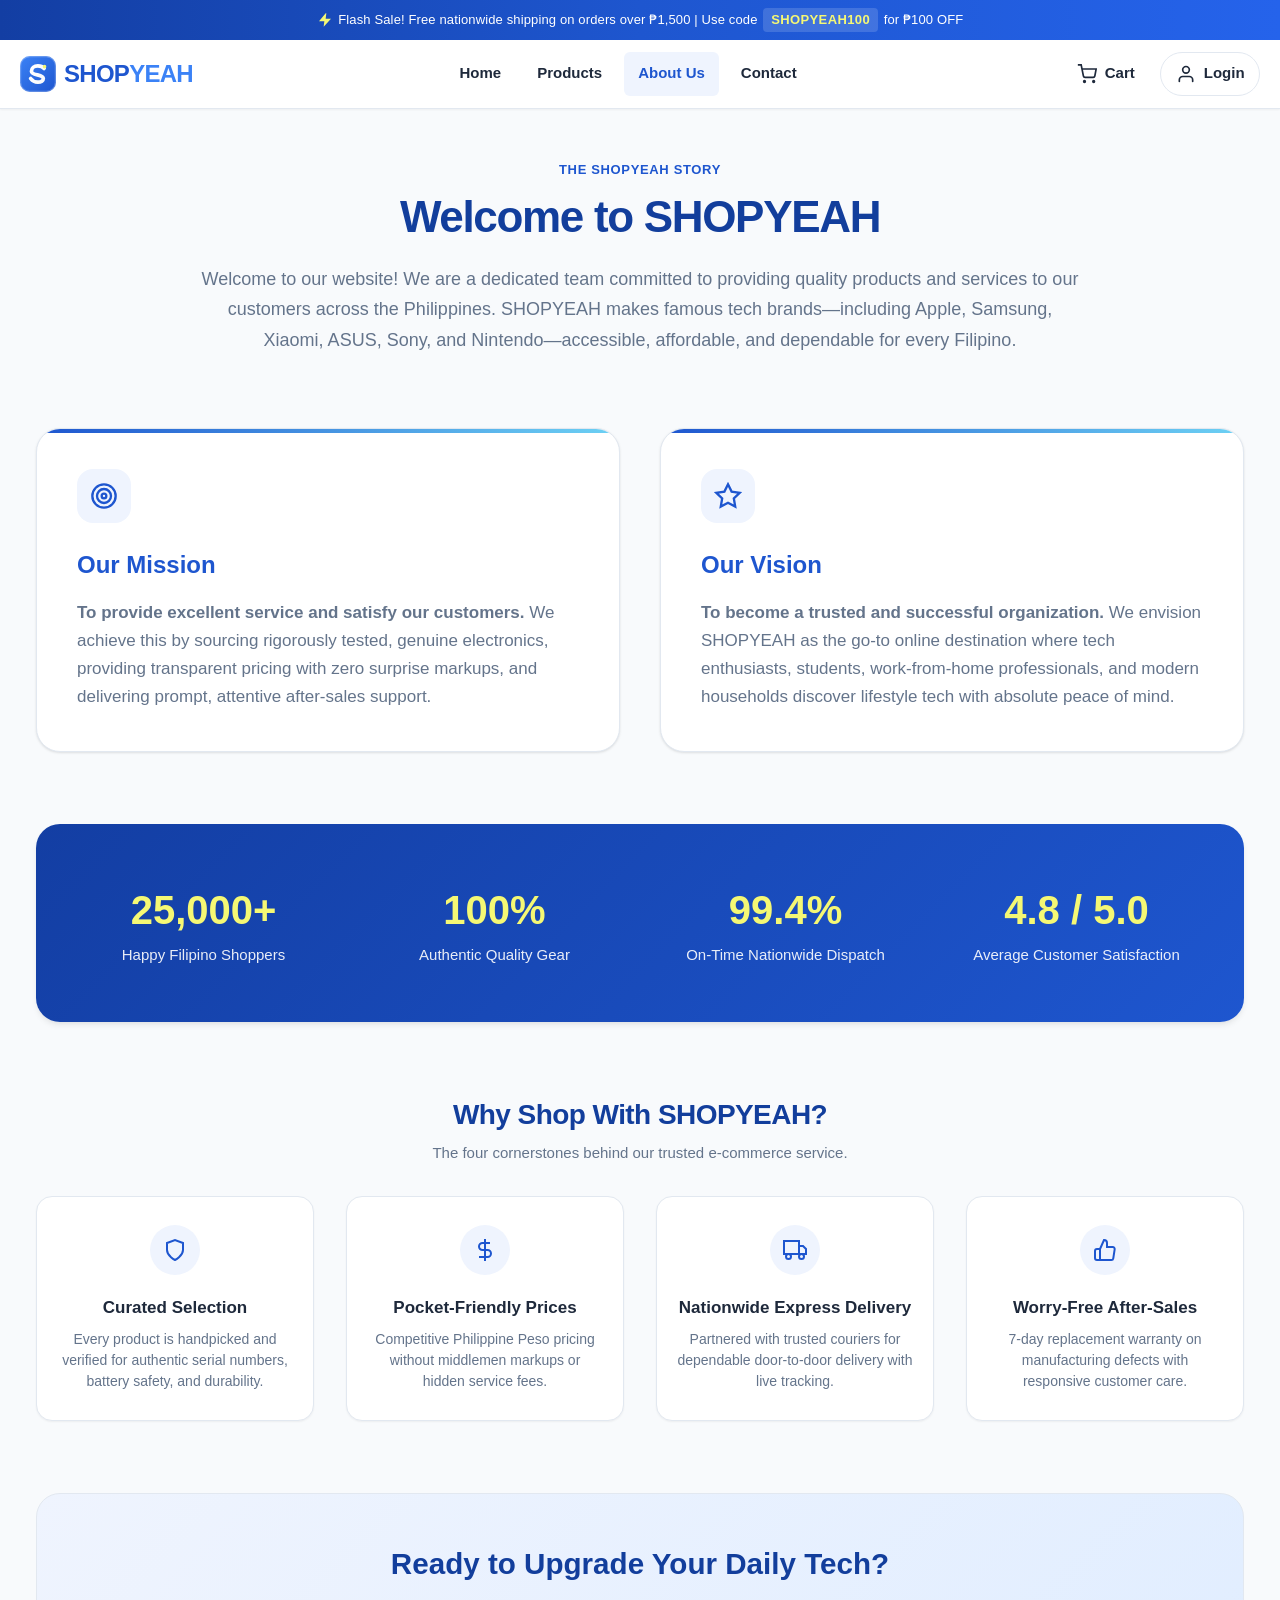
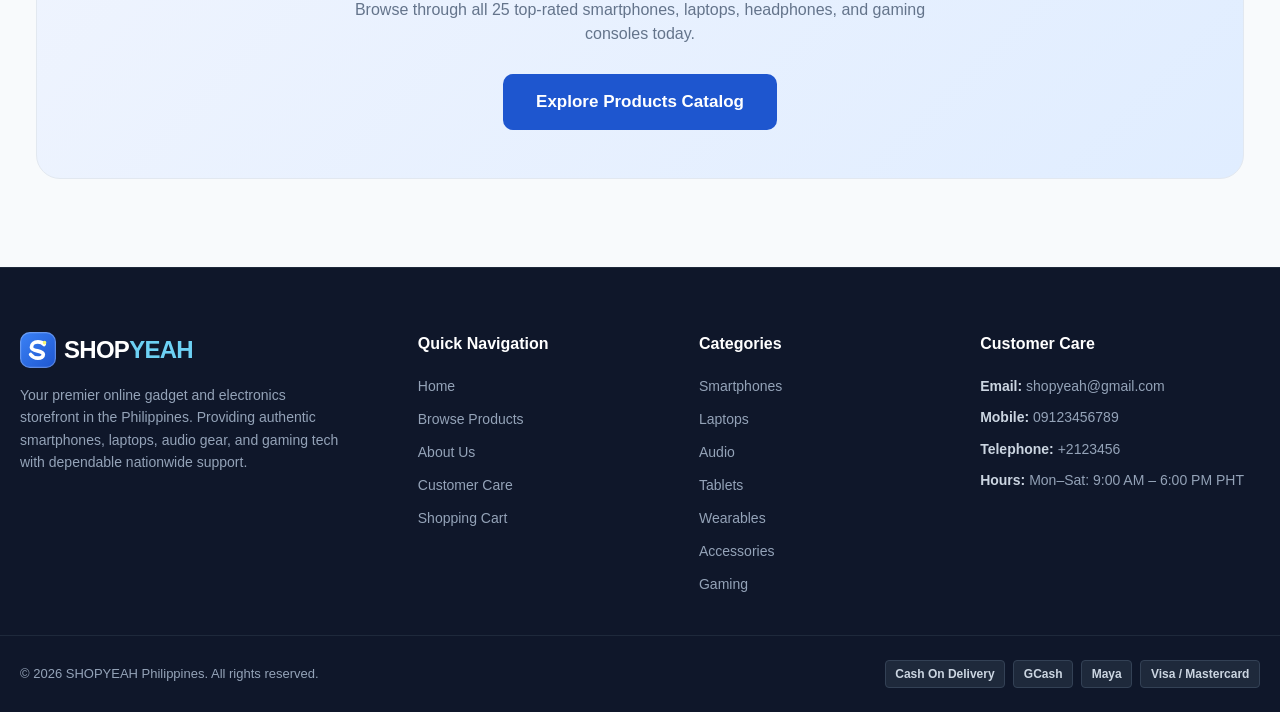
<file: aboutus.html>
<!DOCTYPE html>
<html lang="en">
<head>
    <meta charset="UTF-8">
    <meta name="viewport" content="width=device-width, initial-scale=1.0">
    <title>SHOPYEAH - About Us & Our Mission</title>
    <meta name="description" content="Discover SHOPYEAH's story, our mission to provide quality tech & lifestyle products, and our vision to be the most trusted e-commerce platform in the Philippines.">
    <link rel="icon" type="image/x-icon" href="favicon.ico">
    <link rel="stylesheet" href="style.css">
</head>
<body>
    <!-- Top Announcement Bar -->
    <div class="announcement-bar" role="region" aria-label="Promotional announcement">
        <span><svg class="announcement-icon" viewBox="0 0 24 24" fill="currentColor" aria-hidden="true"><path d="M13 2L3 14h8l-1 8 11-12h-8l1-8z" /></svg>Flash Sale! Free nationwide shipping on orders over ₱1,500 | Use code <strong>SHOPYEAH100</strong> for ₱100 OFF</span>
    </div>

    <!-- Sticky E-Commerce Header -->
    <header class="site-header">
        <div class="header-container">
            <!-- Brand Logo with High-Quality Theme "S" Monogram -->
            <a href="index.html" class="brand-logo" aria-label="SHOPYEAH Homepage">
                <svg viewBox="0 0 44 44" width="38" height="38" fill="none" aria-hidden="true">
                    <defs>
                        <linearGradient id="sy-logo-bg" x1="0%" y1="0%" x2="100%" y2="100%">
                            <stop offset="0%" stop-color="#3b82f6" />
                            <stop offset="100%" stop-color="#1e56cf" />
                        </linearGradient>
                        <linearGradient id="sy-s-grad" x1="0%" y1="0%" x2="100%" y2="100%">
                            <stop offset="0%" stop-color="#ffffff" />
                            <stop offset="100%" stop-color="#f8fafc" />
                        </linearGradient>
                    </defs>
                    <rect width="44" height="44" rx="12" fill="url(#sy-logo-bg)" />
                    <rect x="0.75" y="0.75" width="42.5" height="42.5" rx="11.25" stroke="rgba(255,255,255,0.25)" stroke-width="1.5" />
                    <path d="M29.5 15.2C27.8 13.2 25 12 21.8 12C17.2 12 14 14.8 14 18.5C14 24 28.5 22.2 28.5 27.6C28.5 30 26 32 21.8 32C17.8 32 14.8 30 13 27.5" stroke="url(#sy-s-grad)" stroke-width="4.5" stroke-linecap="round" stroke-linejoin="round" />
                    <circle cx="30" cy="13" r="2.2" fill="#f5f874" />
                </svg>
                <span>SHOP<span class="brand-highlight">YEAH</span></span>
            </a>

            <!-- Desktop Navigation -->
            <nav aria-label="Main Navigation">
                <ul class="nav-links">
                    <li><a href="index.html">Home</a></li>
                    <li><a href="product.html">Products</a></li>
                    <li><a href="aboutus.html" class="active">About Us</a></li>
                    <li><a href="contact.html">Contact</a></li>
                </ul>
            </nav>

            <!-- Header Actions: Cart first, Login/Account second -->
            <div class="header-actions">
                <a href="cart.html" class="cart-btn" aria-label="View shopping cart">
                    <svg viewBox="0 0 24 24" aria-hidden="true">
                        <circle cx="9" cy="21" r="1"></circle>
                        <circle cx="20" cy="21" r="1"></circle>
                        <path d="M1 1h4l2.68 13.39a2 2 0 0 0 2 1.61h9.72a2 2 0 0 0 2-1.61L23 6H6"></path>
                    </svg>
                    <span>Cart</span>
                    <span id="cart-badge" class="cart-badge" aria-label="0 items in cart">0</span>
                </a>
                <a href="auth.html" class="account-btn" id="account-link" aria-label="Log in or create an account">
                    <svg viewBox="0 0 24 24" aria-hidden="true">
                        <path d="M20 21v-2a4 4 0 0 0-4-4H8a4 4 0 0 0-4 4v2"></path>
                        <circle cx="12" cy="7" r="4"></circle>
                    </svg>
                    <span id="account-label">Login</span>
                </a>

                <button 
                    type="button" 
                    class="hamburger-btn" 
                    id="hamburger-btn" 
                    aria-expanded="false" 
                    aria-controls="mobile-nav" 
                    aria-label="Toggle navigation menu"
                >
                    <span></span>
                    <span></span>
                    <span></span>
                </button>
            </div>
        </div>

        <!-- Mobile Navigation Menu Drawer -->
        <div class="mobile-nav" id="mobile-nav">
            <ul class="mobile-nav-links">
                <li><a href="index.html">Home</a></li>
                <li><a href="product.html">Products</a></li>
                <li><a href="aboutus.html" class="active">About Us</a></li>
                <li><a href="contact.html">Contact Us</a></li>
                <li><a href="auth.html" id="mobile-account-link">Login</a></li>
            </ul>
        </div>
    </header>

    <!-- Main Content -->
    <main>
        <!-- Hero Introduction -->
        <section class="about-hero" aria-label="About SHOPYEAH">
            <span class="about-hero-tag">The SHOPYEAH Story</span>
            <h1>Welcome to SHOPYEAH</h1>
            <p>
                Welcome to our website! We are a dedicated team committed to providing quality products and services to our customers across the Philippines. SHOPYEAH makes famous tech brands—including Apple, Samsung, Xiaomi, ASUS, Sony, and Nintendo—accessible, affordable, and dependable for every Filipino.
            </p>
        </section>

        <!-- Side-by-Side Mission & Vision Cards (Preserving & Elevating Original Core Content) -->
        <section class="mission-vision-grid" aria-label="Mission and Vision">
            <div class="mv-card">
                <div class="mv-icon">
                    <svg viewBox="0 0 24 24" aria-hidden="true">
                        <circle cx="12" cy="12" r="10"></circle>
                        <circle cx="12" cy="12" r="6"></circle>
                        <circle cx="12" cy="12" r="2"></circle>
                    </svg>
                </div>
                <h2>Our Mission</h2>
                <p>
                    <strong>To provide excellent service and satisfy our customers.</strong> We achieve this by sourcing rigorously tested, genuine electronics, providing transparent pricing with zero surprise markups, and delivering prompt, attentive after-sales support.
                </p>
            </div>

            <div class="mv-card">
                <div class="mv-icon">
                    <svg viewBox="0 0 24 24" aria-hidden="true">
                        <polygon points="12 2 15.09 8.26 22 9.27 17 14.14 18.18 21.02 12 17.77 5.82 21.02 7 14.14 2 9.27 8.91 8.26 12 2"></polygon>
                    </svg>
                </div>
                <h2>Our Vision</h2>
                <p>
                    <strong>To become a trusted and successful organization.</strong> We envision SHOPYEAH as the go-to online destination where tech enthusiasts, students, work-from-home professionals, and modern households discover lifestyle tech with absolute peace of mind.
                </p>
            </div>
        </section>

        <!-- Stats Counter Strip -->
        <section class="stats-strip" aria-label="Store Impact & Milestones">
            <div class="stat-item">
                <h3>25,000+</h3>
                <p>Happy Filipino Shoppers</p>
            </div>
            <div class="stat-item">
                <h3>100%</h3>
                <p>Authentic Quality Gear</p>
            </div>
            <div class="stat-item">
                <h3>99.4%</h3>
                <p>On-Time Nationwide Dispatch</p>
            </div>
            <div class="stat-item">
                <h3>4.8 / 5.0</h3>
                <p>Average Customer Satisfaction</p>
            </div>
        </section>

        <!-- Why Shop With SHOPYEAH -->
        <section aria-label="Why Choose Us">
            <div class="section-header" style="text-align: center; display: block; margin-bottom: 2rem;">
                <h2 class="section-title">Why Shop With SHOPYEAH?</h2>
                <p class="section-subtitle">The four cornerstones behind our trusted e-commerce service.</p>
            </div>

            <div class="why-shop-grid">
                <div class="why-card">
                    <div class="why-card-icon">
                        <svg viewBox="0 0 24 24"><path d="M12 22s8-4 8-10V5l-8-3-8 3v7c0 6 8 10 8 10z"></path></svg>
                    </div>
                    <h3>Curated Selection</h3>
                    <p>Every product is handpicked and verified for authentic serial numbers, battery safety, and durability.</p>
                </div>

                <div class="why-card">
                    <div class="why-card-icon">
                        <svg viewBox="0 0 24 24"><line x1="12" y1="1" x2="12" y2="23"></line><path d="M17 5H9.5a3.5 3.5 0 0 0 0 7h5a3.5 3.5 0 0 1 0 7H6"></path></svg>
                    </div>
                    <h3>Pocket-Friendly Prices</h3>
                    <p>Competitive Philippine Peso pricing without middlemen markups or hidden service fees.</p>
                </div>

                <div class="why-card">
                    <div class="why-card-icon">
                        <svg viewBox="0 0 24 24"><rect x="1" y="3" width="15" height="13"></rect><polygon points="16 8 20 8 23 11 23 16 16 16 16 8"></polygon><circle cx="5.5" cy="18.5" r="2.5"></circle><circle cx="18.5" cy="18.5" r="2.5"></circle></svg>
                    </div>
                    <h3>Nationwide Express Delivery</h3>
                    <p>Partnered with trusted couriers for dependable door-to-door delivery with live tracking.</p>
                </div>

                <div class="why-card">
                    <div class="why-card-icon">
                        <svg viewBox="0 0 24 24"><path d="M14 9V5a3 3 0 0 0-3-3l-4 9v11h11.28a2 2 0 0 0 2-1.7l1.38-9a2 2 0 0 0-2-2.3zM7 22H4a2 2 0 0 1-2-2v-7a2 2 0 0 1 2-2h3"></path></svg>
                    </div>
                    <h3>Worry-Free After-Sales</h3>
                    <p>7-day replacement warranty on manufacturing defects with responsive customer care.</p>
                </div>
            </div>
        </section>

        <!-- CTA Callout Banner -->
        <section style="background: linear-gradient(135deg, var(--color-primary-light) 0%, #e0edff 100%); border: 1px solid var(--color-border); border-radius: var(--radius-xl); padding: 3rem 2rem; text-align: center; margin-top: 1rem;">
            <h2 style="font-size: 1.85rem; font-weight: 800; color: var(--color-primary-dark); margin-bottom: 0.75rem;">
                Ready to Upgrade Your Daily Tech?
            </h2>
            <p style="color: var(--color-text-muted); max-width: 580px; margin: 0 auto 1.75rem; font-size: 1rem;">
                Browse through all 25 top-rated smartphones, laptops, headphones, and gaming consoles today.
            </p>
            <a href="product.html" class="btn btn-lg">Explore Products Catalog</a>
        </section>
    </main>

    <!-- Professional E-Commerce Footer -->
    <footer class="site-footer">
        <div class="footer-top">
            <div class="footer-brand">
                <a href="index.html" class="brand-logo">
                    <svg viewBox="0 0 44 44" width="36" height="36" fill="none" aria-hidden="true">
                        <defs>
                            <linearGradient id="sy-footer-logo-bg" x1="0%" y1="0%" x2="100%" y2="100%">
                                <stop offset="0%" stop-color="#3b82f6" />
                                <stop offset="100%" stop-color="#1e56cf" />
                            </linearGradient>
                        </defs>
                        <rect width="44" height="44" rx="12" fill="url(#sy-footer-logo-bg)" />
                        <rect x="0.75" y="0.75" width="42.5" height="42.5" rx="11.25" stroke="rgba(255,255,255,0.25)" stroke-width="1.5" />
                        <path d="M29.5 15.2C27.8 13.2 25 12 21.8 12C17.2 12 14 14.8 14 18.5C14 24 28.5 22.2 28.5 27.6C28.5 30 26 32 21.8 32C17.8 32 14.8 30 13 27.5" stroke="#ffffff" stroke-width="4.5" stroke-linecap="round" stroke-linejoin="round" />
                        <circle cx="30" cy="13" r="2.2" fill="#f5f874" />
                    </svg>
                    <span>SHOP<span style="color:var(--color-tertiary)">YEAH</span></span>
                </a>
                <p>
                    Your premier online gadget and electronics storefront in the Philippines. Providing authentic smartphones, laptops, audio gear, and gaming tech with dependable nationwide support.
                </p>
            </div>

            <div class="footer-col">
                <h4>Quick Navigation</h4>
                <ul class="footer-links">
                    <li><a href="index.html">Home</a></li>
                    <li><a href="product.html">Browse Products</a></li>
                    <li><a href="aboutus.html">About Us</a></li>
                    <li><a href="contact.html">Customer Care</a></li>
                    <li><a href="cart.html">Shopping Cart</a></li>
                </ul>
            </div>

            <div class="footer-col">
                <h4>Categories</h4>
                <ul class="footer-links">
                    <li><a href="product.html?category=Smartphones">Smartphones</a></li>
                    <li><a href="product.html?category=Laptops">Laptops</a></li>
                    <li><a href="product.html?category=Audio">Audio</a></li>
                    <li><a href="product.html?category=Tablets">Tablets</a></li>
                    <li><a href="product.html?category=Wearables">Wearables</a></li>
                    <li><a href="product.html?category=Accessories">Accessories</a></li>
                    <li><a href="product.html?category=Gaming">Gaming</a></li>
                </ul>
            </div>

            <div class="footer-col footer-contact">
                <h4>Customer Care</h4>
                <p><strong>Email:</strong> shopyeah@gmail.com</p>
                <p><strong>Mobile:</strong> 09123456789</p>
                <p><strong>Telephone:</strong> +2123456</p>
                <p><strong>Hours:</strong> Mon–Sat: 9:00 AM – 6:00 PM PHT</p>
            </div>
        </div>

        <div class="footer-bottom">
            <div class="footer-bottom-container">
                <p>&copy; 2026 SHOPYEAH Philippines. All rights reserved.</p>
                <div class="payment-badges">
                    <span class="pay-pill">Cash On Delivery</span>
                    <span class="pay-pill">GCash</span>
                    <span class="pay-pill">Maya</span>
                    <span class="pay-pill">Visa / Mastercard</span>
                </div>
            </div>
        </div>
    </footer>

    <!-- Shared Application Script -->
    <script src="app.js"></script>
</body>
</html>
</file>
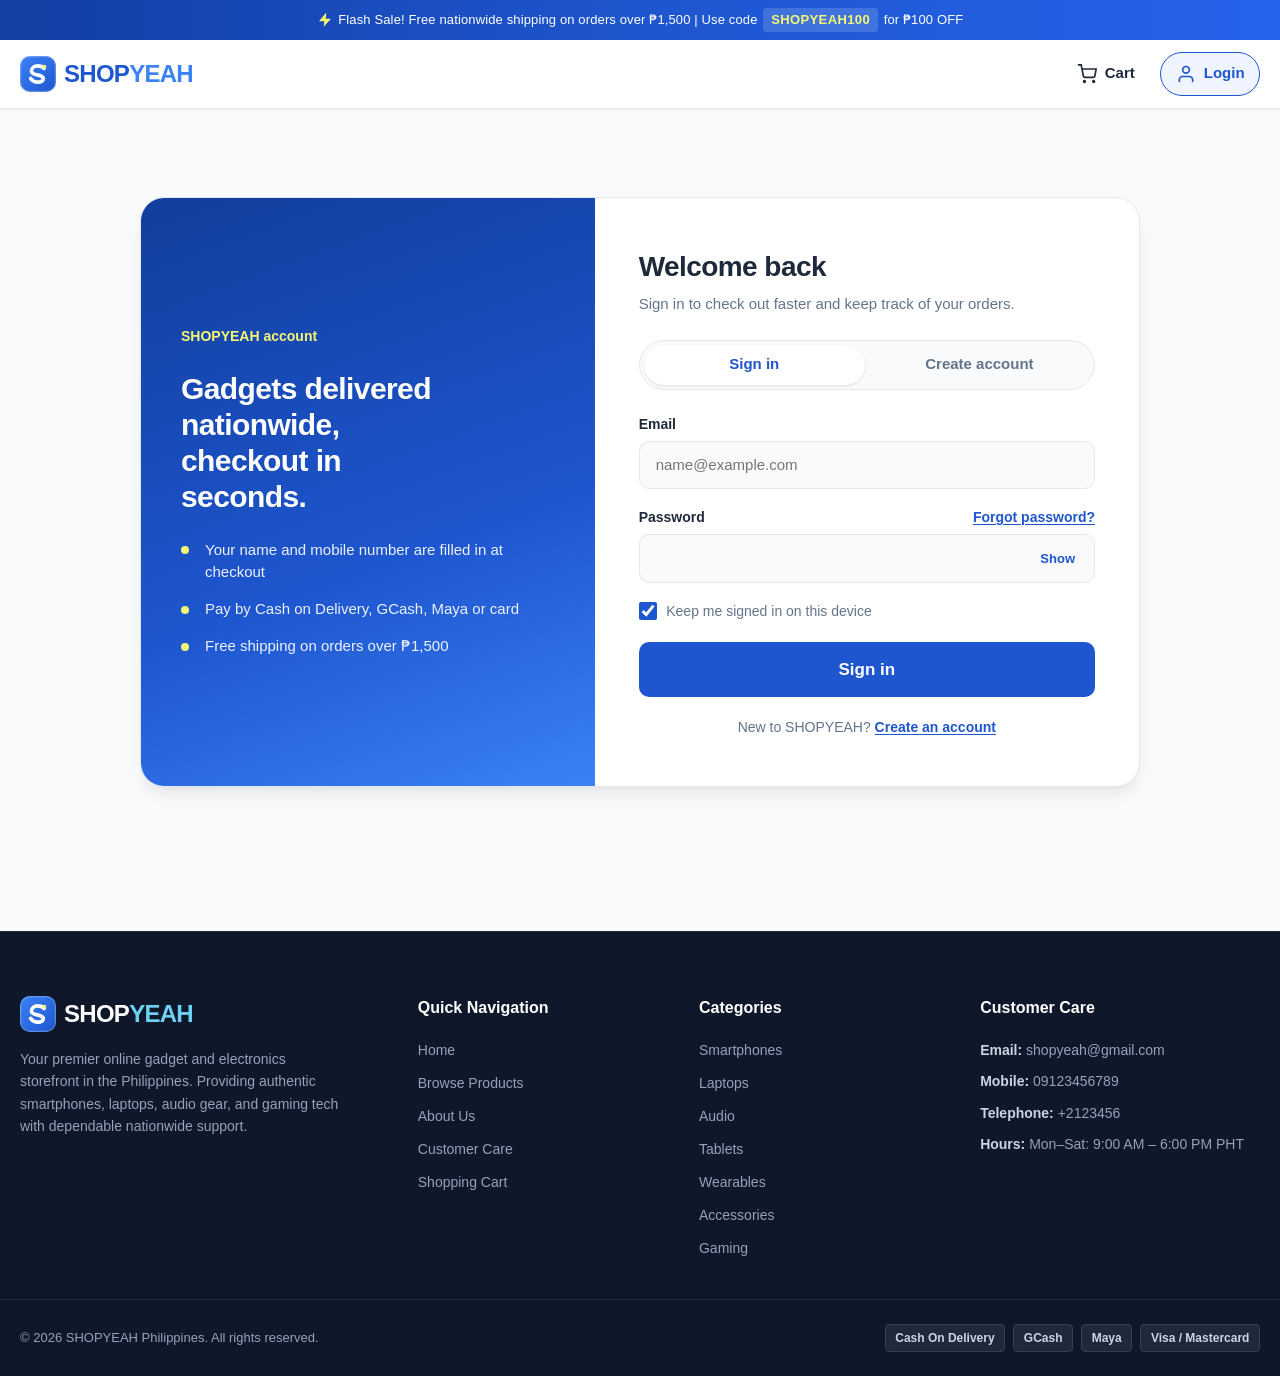
<file: auth.html>
<!DOCTYPE html>
<html lang="en">
<head>
    <meta charset="UTF-8">
    <meta name="viewport" content="width=device-width, initial-scale=1.0">
    <title>SHOPYEAH - Login or Create Account</title>
    <meta name="description" content="Log in to your SHOPYEAH account or create one to check out faster and keep your delivery details saved.">
    <link rel="icon" type="image/x-icon" href="favicon.ico">
    <link rel="stylesheet" href="style.css">
</head>
<body id="auth-page-root">
    <!-- Top Announcement Bar -->
    <div class="announcement-bar" role="region" aria-label="Promotional announcement">
        <span><svg class="announcement-icon" viewBox="0 0 24 24" fill="currentColor" aria-hidden="true"><path d="M13 2L3 14h8l-1 8 11-12h-8l1-8z" /></svg>Flash Sale! Free nationwide shipping on orders over ₱1,500 | Use code <strong>SHOPYEAH100</strong> for ₱100 OFF</span>
    </div>

    <!-- Sticky E-Commerce Header (Streamlined for Auth) -->
    <header class="site-header auth-site-header">
        <div class="header-container auth-header-container">
            <!-- Brand Logo with High-Quality Theme "S" Monogram -->
            <a href="index.html" class="brand-logo" aria-label="SHOPYEAH Homepage">
                <svg viewBox="0 0 44 44" width="38" height="38" fill="none" aria-hidden="true">
                    <defs>
                        <linearGradient id="sy-logo-bg" x1="0%" y1="0%" x2="100%" y2="100%">
                            <stop offset="0%" stop-color="#3b82f6" />
                            <stop offset="100%" stop-color="#1e56cf" />
                        </linearGradient>
                        <linearGradient id="sy-s-grad" x1="0%" y1="0%" x2="100%" y2="100%">
                            <stop offset="0%" stop-color="#ffffff" />
                            <stop offset="100%" stop-color="#f8fafc" />
                        </linearGradient>
                    </defs>
                    <rect width="44" height="44" rx="12" fill="url(#sy-logo-bg)" />
                    <rect x="0.75" y="0.75" width="42.5" height="42.5" rx="11.25" stroke="rgba(255,255,255,0.25)" stroke-width="1.5" />
                    <path d="M29.5 15.2C27.8 13.2 25 12 21.8 12C17.2 12 14 14.8 14 18.5C14 24 28.5 22.2 28.5 27.6C28.5 30 26 32 21.8 32C17.8 32 14.8 30 13 27.5" stroke="url(#sy-s-grad)" stroke-width="4.5" stroke-linecap="round" stroke-linejoin="round" />
                    <circle cx="30" cy="13" r="2.2" fill="#f5f874" />
                </svg>
                <span>SHOP<span class="brand-highlight">YEAH</span></span>
            </a>

            <!-- Header Actions: Cart button first, Login/Account button second -->
            <div class="header-actions">
                <a href="cart.html" class="cart-btn" aria-label="View shopping cart">
                    <svg viewBox="0 0 24 24" aria-hidden="true">
                        <circle cx="9" cy="21" r="1"></circle>
                        <circle cx="20" cy="21" r="1"></circle>
                        <path d="M1 1h4l2.68 13.39a2 2 0 0 0 2 1.61h9.72a2 2 0 0 0 2-1.61L23 6H6"></path>
                    </svg>
                    <span>Cart</span>
                    <span id="cart-badge" class="cart-badge" aria-label="0 items in cart">0</span>
                </a>
                <a href="auth.html" class="account-btn active" aria-current="page" id="account-link" aria-label="Log in or create an account">
                    <svg viewBox="0 0 24 24" aria-hidden="true">
                        <path d="M20 21v-2a4 4 0 0 0-4-4H8a4 4 0 0 0-4 4v2"></path>
                        <circle cx="12" cy="7" r="4"></circle>
                    </svg>
                    <span id="account-label">Login</span>
                </a>
                <button 
                    type="button" 
                    class="hamburger-btn" 
                    id="hamburger-btn" 
                    aria-expanded="false" 
                    aria-controls="mobile-nav" 
                    aria-label="Toggle navigation menu"
                >
                    <span></span>
                    <span></span>
                    <span></span>
                </button>
            </div>
        </div>

        <!-- Mobile Navigation Menu Drawer (Distraction-free) -->
        <div class="mobile-nav" id="mobile-nav">
            <ul class="mobile-nav-links">
                <li><a href="cart.html">Shopping Cart</a></li>
                <li><a href="auth.html" class="active" id="mobile-account-link">Login</a></li>
            </ul>
        </div>
    </header>

    <!-- Main Content -->
    <main>
        <section class="auth-section" aria-labelledby="auth-title">
            <div class="auth-card">
                <aside class="auth-aside">
                    <p class="auth-aside-kicker">SHOPYEAH account</p>
                    <h2 class="auth-aside-title">Gadgets delivered nationwide, checkout in seconds.</h2>
                    <ul class="auth-benefits">
                        <li>Your name and mobile number are filled in at checkout</li>
                        <li>Pay by Cash on Delivery, GCash, Maya or card</li>
                        <li>Free shipping on orders over ₱1,500</li>
                    </ul>
                </aside>

                <div class="auth-panel">
                    <h1 class="auth-title" id="auth-title">Welcome back</h1>
                    <p class="auth-subtitle" id="auth-subtitle">Sign in to check out faster and keep track of your orders.</p>

                    <!-- Sign in / Create account forms -->
                    <div id="auth-forms">
                        <div class="auth-tabs" role="tablist" aria-label="Account options">
                            <button type="button" class="auth-tab" role="tab" id="tab-login" aria-selected="true" aria-controls="login-form">Sign in</button>
                            <button type="button" class="auth-tab" role="tab" id="tab-register" aria-selected="false" aria-controls="register-form" tabindex="-1">Create account</button>
                        </div>

                        <form id="login-form" class="auth-form" role="tabpanel" aria-labelledby="tab-login" novalidate>
                            <div class="auth-form-error" role="alert" hidden></div>

                            <div class="form-group">
                                <label class="form-label" for="login-email">Email</label>
                                <input type="email" id="login-email" class="form-input" autocomplete="username" placeholder="name@example.com" aria-describedby="login-email-error">
                                <p class="field-error" id="login-email-error"></p>
                            </div>

                            <div class="form-group">
                                <div class="label-row">
                                    <label class="form-label" for="login-password">Password</label>
                                    <button type="button" class="link-btn" id="forgot-password-btn">Forgot password?</button>
                                </div>
                                <div class="password-field">
                                    <input type="password" id="login-password" class="form-input" autocomplete="current-password" aria-describedby="login-password-error">
                                    <button type="button" class="password-toggle" data-target="login-password" aria-pressed="false">Show</button>
                                </div>
                                <p class="field-error" id="login-password-error"></p>
                            </div>

                            <label class="check-row">
                                <input type="checkbox" id="login-remember" checked>
                                <span>Keep me signed in on this device</span>
                            </label>

                            <button type="submit" class="btn btn-lg btn-block">Sign in</button>

                            <p class="auth-switch">New to SHOPYEAH? <button type="button" class="link-btn" data-auth-switch="register">Create an account</button></p>
                        </form>

                        <form id="register-form" class="auth-form" role="tabpanel" aria-labelledby="tab-register" novalidate hidden>
                            <div class="auth-form-error" role="alert" hidden></div>

                            <div class="form-group">
                                <label class="form-label" for="register-name">Full name</label>
                                <input type="text" id="register-name" class="form-input" autocomplete="name" placeholder="e.g. Juan Dela Cruz" aria-describedby="register-name-error">
                                <p class="field-error" id="register-name-error"></p>
                            </div>

                            <div class="form-group">
                                <label class="form-label" for="register-email">Email</label>
                                <input type="email" id="register-email" class="form-input" autocomplete="email" placeholder="name@example.com" aria-describedby="register-email-error">
                                <p class="field-error" id="register-email-error"></p>
                            </div>

                            <div class="form-group">
                                <label class="form-label" for="register-phone">Mobile number</label>
                                <input type="tel" id="register-phone" class="form-input" autocomplete="tel" placeholder="e.g. 09171234567" aria-describedby="register-phone-error">
                                <p class="field-error" id="register-phone-error"></p>
                            </div>

                            <div class="form-group">
                                <label class="form-label" for="register-password">Password</label>
                                <div class="password-field">
                                    <input type="password" id="register-password" class="form-input" autocomplete="new-password" aria-describedby="register-password-hint register-password-error">
                                    <button type="button" class="password-toggle" data-target="register-password" aria-pressed="false">Show</button>
                                </div>
                                <p class="field-hint" id="register-password-hint">At least 8 characters.</p>
                                <p class="field-error" id="register-password-error"></p>
                            </div>

                            <div class="form-group">
                                <label class="form-label" for="register-confirm">Confirm password</label>
                                <input type="password" id="register-confirm" class="form-input" autocomplete="new-password" aria-describedby="register-confirm-error">
                                <p class="field-error" id="register-confirm-error"></p>
                            </div>

                            <button type="submit" class="btn btn-lg btn-block">Create account</button>

                            <p class="auth-switch">Already have an account? <button type="button" class="link-btn" data-auth-switch="login">Sign in</button></p>
                        </form>
                    </div>

                    <!-- Shown when someone is already signed in (with link to profile) -->
                    <div id="auth-signed-in" hidden>
                        <dl class="auth-account-details">
                            <div><dt>Name</dt><dd id="auth-user-name"></dd></div>
                            <div><dt>Email</dt><dd id="auth-user-email"></dd></div>
                            <div><dt>Mobile</dt><dd id="auth-user-phone"></dd></div>
                        </dl>
                        <div class="auth-signed-in-actions">
                            <a href="profile.html" class="btn btn-lg">Go to My Profile & Settings</a>
                            <a href="product.html" class="btn btn-secondary btn-lg">Continue Shopping</a>
                            <button type="button" class="btn btn-outline btn-lg" id="btn-logout">Log out</button>
                        </div>
                    </div>
                </div>
            </div>
        </section>
    </main>

    <!-- Professional E-Commerce Footer -->
    <footer class="site-footer">
        <div class="footer-top">
            <div class="footer-brand">
                <a href="index.html" class="brand-logo">
                    <svg viewBox="0 0 44 44" width="36" height="36" fill="none" aria-hidden="true">
                        <defs>
                            <linearGradient id="sy-footer-logo-bg" x1="0%" y1="0%" x2="100%" y2="100%">
                                <stop offset="0%" stop-color="#3b82f6" />
                                <stop offset="100%" stop-color="#1e56cf" />
                            </linearGradient>
                        </defs>
                        <rect width="44" height="44" rx="12" fill="url(#sy-footer-logo-bg)" />
                        <rect x="0.75" y="0.75" width="42.5" height="42.5" rx="11.25" stroke="rgba(255,255,255,0.25)" stroke-width="1.5" />
                        <path d="M29.5 15.2C27.8 13.2 25 12 21.8 12C17.2 12 14 14.8 14 18.5C14 24 28.5 22.2 28.5 27.6C28.5 30 26 32 21.8 32C17.8 32 14.8 30 13 27.5" stroke="#ffffff" stroke-width="4.5" stroke-linecap="round" stroke-linejoin="round" />
                        <circle cx="30" cy="13" r="2.2" fill="#f5f874" />
                    </svg>
                    <span>SHOP<span style="color:var(--color-tertiary)">YEAH</span></span>
                </a>
                <p>
                    Your premier online gadget and electronics storefront in the Philippines. Providing authentic smartphones, laptops, audio gear, and gaming tech with dependable nationwide support.
                </p>
            </div>

            <div class="footer-col">
                <h4>Quick Navigation</h4>
                <ul class="footer-links">
                    <li><a href="index.html">Home</a></li>
                    <li><a href="product.html">Browse Products</a></li>
                    <li><a href="aboutus.html">About Us</a></li>
                    <li><a href="contact.html">Customer Care</a></li>
                    <li><a href="cart.html">Shopping Cart</a></li>
                </ul>
            </div>

            <div class="footer-col">
                <h4>Categories</h4>
                <ul class="footer-links">
                    <li><a href="product.html?category=Smartphones">Smartphones</a></li>
                    <li><a href="product.html?category=Laptops">Laptops</a></li>
                    <li><a href="product.html?category=Audio">Audio</a></li>
                    <li><a href="product.html?category=Tablets">Tablets</a></li>
                    <li><a href="product.html?category=Wearables">Wearables</a></li>
                    <li><a href="product.html?category=Accessories">Accessories</a></li>
                    <li><a href="product.html?category=Gaming">Gaming</a></li>
                </ul>
            </div>

            <div class="footer-col footer-contact">
                <h4>Customer Care</h4>
                <p><strong>Email:</strong> shopyeah@gmail.com</p>
                <p><strong>Mobile:</strong> 09123456789</p>
                <p><strong>Telephone:</strong> +2123456</p>
                <p><strong>Hours:</strong> Mon–Sat: 9:00 AM – 6:00 PM PHT</p>
            </div>
        </div>

        <div class="footer-bottom">
            <div class="footer-bottom-container">
                <p>&copy; 2026 SHOPYEAH Philippines. All rights reserved.</p>
                <div class="payment-badges">
                    <span class="pay-pill">Cash On Delivery</span>
                    <span class="pay-pill">GCash</span>
                    <span class="pay-pill">Maya</span>
                    <span class="pay-pill">Visa / Mastercard</span>
                </div>
            </div>
        </div>
    </footer>

    <!-- Shared Application Script -->
    <script src="app.js"></script>
</body>
</html>
</file>
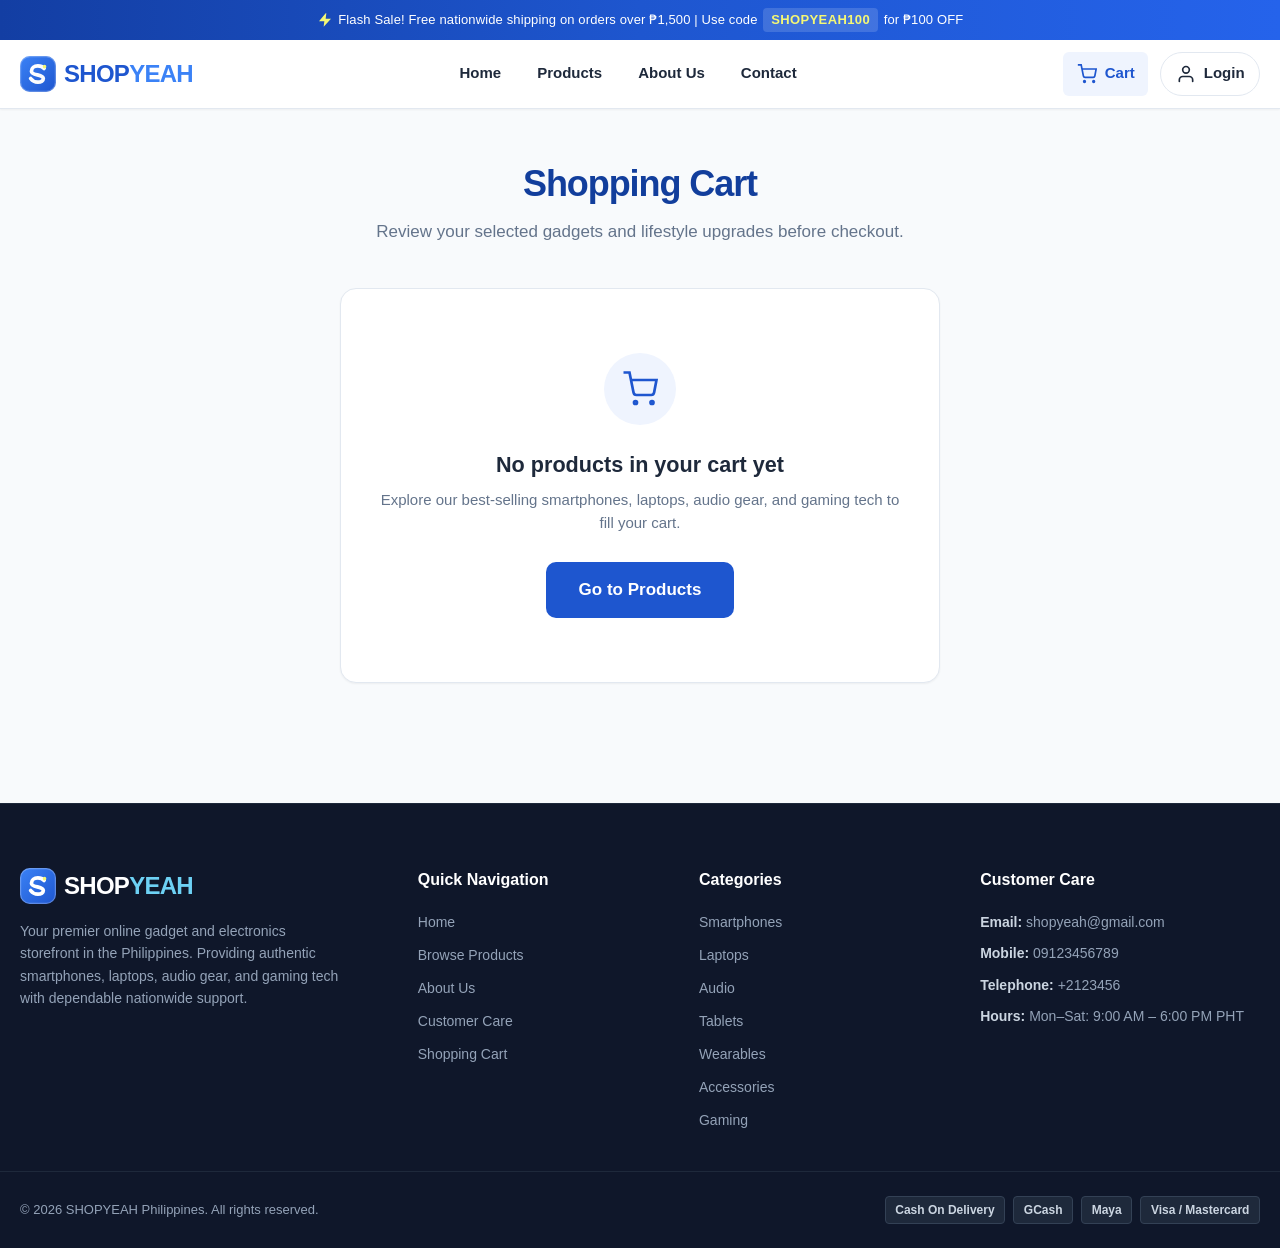
<file: cart.html>
<!DOCTYPE html>
<html lang="en">
<head>
    <meta charset="UTF-8">
    <meta name="viewport" content="width=device-width, initial-scale=1.0">
    <title>SHOPYEAH - Shopping Cart</title>
    <meta name="description" content="View your SHOPYEAH shopping cart, apply promo discounts, calculate shipping, and proceed with secure Philippine checkout.">
    <link rel="icon" type="image/x-icon" href="favicon.ico">
    <link rel="stylesheet" href="style.css">
</head>
<body>
    <!-- Top Announcement Bar -->
    <div class="announcement-bar" role="region" aria-label="Promotional announcement">
        <span><svg class="announcement-icon" viewBox="0 0 24 24" fill="currentColor" aria-hidden="true"><path d="M13 2L3 14h8l-1 8 11-12h-8l1-8z" /></svg>Flash Sale! Free nationwide shipping on orders over ₱1,500 | Use code <strong>SHOPYEAH100</strong> for ₱100 OFF</span>
    </div>

    <!-- Sticky E-Commerce Header -->
    <header class="site-header">
        <div class="header-container">
            <!-- Brand Logo with High-Quality Theme "S" Monogram -->
            <a href="index.html" class="brand-logo" aria-label="SHOPYEAH Homepage">
                <svg viewBox="0 0 44 44" width="38" height="38" fill="none" aria-hidden="true">
                    <defs>
                        <linearGradient id="sy-logo-bg" x1="0%" y1="0%" x2="100%" y2="100%">
                            <stop offset="0%" stop-color="#3b82f6" />
                            <stop offset="100%" stop-color="#1e56cf" />
                        </linearGradient>
                        <linearGradient id="sy-s-grad" x1="0%" y1="0%" x2="100%" y2="100%">
                            <stop offset="0%" stop-color="#ffffff" />
                            <stop offset="100%" stop-color="#f8fafc" />
                        </linearGradient>
                    </defs>
                    <rect width="44" height="44" rx="12" fill="url(#sy-logo-bg)" />
                    <rect x="0.75" y="0.75" width="42.5" height="42.5" rx="11.25" stroke="rgba(255,255,255,0.25)" stroke-width="1.5" />
                    <path d="M29.5 15.2C27.8 13.2 25 12 21.8 12C17.2 12 14 14.8 14 18.5C14 24 28.5 22.2 28.5 27.6C28.5 30 26 32 21.8 32C17.8 32 14.8 30 13 27.5" stroke="url(#sy-s-grad)" stroke-width="4.5" stroke-linecap="round" stroke-linejoin="round" />
                    <circle cx="30" cy="13" r="2.2" fill="#f5f874" />
                </svg>
                <span>SHOP<span class="brand-highlight">YEAH</span></span>
            </a>

            <!-- Desktop Navigation -->
            <nav aria-label="Main Navigation">
                <ul class="nav-links">
                    <li><a href="index.html">Home</a></li>
                    <li><a href="product.html">Products</a></li>
                    <li><a href="aboutus.html">About Us</a></li>
                    <li><a href="contact.html">Contact</a></li>
                </ul>
            </nav>

            <!-- Header Actions: Cart first, Login/Account second -->
            <div class="header-actions">
                <a href="cart.html" class="cart-btn active" aria-label="View shopping cart">
                    <svg viewBox="0 0 24 24" aria-hidden="true">
                        <circle cx="9" cy="21" r="1"></circle>
                        <circle cx="20" cy="21" r="1"></circle>
                        <path d="M1 1h4l2.68 13.39a2 2 0 0 0 2 1.61h9.72a2 2 0 0 0 2-1.61L23 6H6"></path>
                    </svg>
                    <span>Cart</span>
                    <span id="cart-badge" class="cart-badge" aria-label="0 items in cart">0</span>
                </a>
                <a href="auth.html" class="account-btn" id="account-link" aria-label="Log in or create an account">
                    <svg viewBox="0 0 24 24" aria-hidden="true">
                        <path d="M20 21v-2a4 4 0 0 0-4-4H8a4 4 0 0 0-4 4v2"></path>
                        <circle cx="12" cy="7" r="4"></circle>
                    </svg>
                    <span id="account-label">Login</span>
                </a>

                <button 
                    type="button" 
                    class="hamburger-btn" 
                    id="hamburger-btn" 
                    aria-expanded="false" 
                    aria-controls="mobile-nav" 
                    aria-label="Toggle navigation menu"
                >
                    <span></span>
                    <span></span>
                    <span></span>
                </button>
            </div>
        </div>

        <!-- Mobile Navigation Menu Drawer -->
        <div class="mobile-nav" id="mobile-nav">
            <ul class="mobile-nav-links">
                <li><a href="index.html">Home</a></li>
                <li><a href="product.html">Products</a></li>
                <li><a href="aboutus.html">About Us</a></li>
                <li><a href="contact.html">Contact Us</a></li>
                <li><a href="auth.html" id="mobile-account-link">Login</a></li>
            </ul>
        </div>
    </header>

    <!-- Main Content -->
    <main>
        <div class="page-header">
            <h1 class="page-title">Shopping Cart</h1>
            <p class="page-subtitle">Review your selected gadgets and lifestyle upgrades before checkout.</p>
        </div>

        <!-- Dynamic Cart Container Rendered by app.js -->
        <div id="cart-page-root">
            <!-- Initial fallback empty state -->
            <div class="empty-state">
                <div class="empty-state-icon">
                    <svg viewBox="0 0 24 24" aria-hidden="true">
                        <circle cx="9" cy="21" r="1"></circle>
                        <circle cx="20" cy="21" r="1"></circle>
                        <path d="M1 1h4l2.68 13.39a2 2 0 0 0 2 1.61h9.72a2 2 0 0 0 2-1.61L23 6H6"></path>
                    </svg>
                </div>
                <h3>No products in your cart yet</h3>
                <p>Explore our best-selling smartphones, laptops, audio gear, and gaming tech.</p>
                <a href="product.html" class="btn btn-lg">Go to Products</a>
            </div>
        </div>
    </main>

    <!-- Professional E-Commerce Footer -->
    <footer class="site-footer">
        <div class="footer-top">
            <div class="footer-brand">
                <a href="index.html" class="brand-logo">
                    <svg viewBox="0 0 44 44" width="36" height="36" fill="none" aria-hidden="true">
                        <defs>
                            <linearGradient id="sy-footer-logo-bg" x1="0%" y1="0%" x2="100%" y2="100%">
                                <stop offset="0%" stop-color="#3b82f6" />
                                <stop offset="100%" stop-color="#1e56cf" />
                            </linearGradient>
                        </defs>
                        <rect width="44" height="44" rx="12" fill="url(#sy-footer-logo-bg)" />
                        <rect x="0.75" y="0.75" width="42.5" height="42.5" rx="11.25" stroke="rgba(255,255,255,0.25)" stroke-width="1.5" />
                        <path d="M29.5 15.2C27.8 13.2 25 12 21.8 12C17.2 12 14 14.8 14 18.5C14 24 28.5 22.2 28.5 27.6C28.5 30 26 32 21.8 32C17.8 32 14.8 30 13 27.5" stroke="#ffffff" stroke-width="4.5" stroke-linecap="round" stroke-linejoin="round" />
                        <circle cx="30" cy="13" r="2.2" fill="#f5f874" />
                    </svg>
                    <span>SHOP<span style="color:var(--color-tertiary)">YEAH</span></span>
                </a>
                <p>
                    Your premier online gadget and electronics storefront in the Philippines. Providing authentic smartphones, laptops, audio gear, and gaming tech with dependable nationwide support.
                </p>
            </div>

            <div class="footer-col">
                <h4>Quick Navigation</h4>
                <ul class="footer-links">
                    <li><a href="index.html">Home</a></li>
                    <li><a href="product.html">Browse Products</a></li>
                    <li><a href="aboutus.html">About Us</a></li>
                    <li><a href="contact.html">Customer Care</a></li>
                    <li><a href="cart.html">Shopping Cart</a></li>
                </ul>
            </div>

            <div class="footer-col">
                <h4>Categories</h4>
                <ul class="footer-links">
                    <li><a href="product.html?category=Smartphones">Smartphones</a></li>
                    <li><a href="product.html?category=Laptops">Laptops</a></li>
                    <li><a href="product.html?category=Audio">Audio</a></li>
                    <li><a href="product.html?category=Tablets">Tablets</a></li>
                    <li><a href="product.html?category=Wearables">Wearables</a></li>
                    <li><a href="product.html?category=Accessories">Accessories</a></li>
                    <li><a href="product.html?category=Gaming">Gaming</a></li>
                </ul>
            </div>

            <div class="footer-col footer-contact">
                <h4>Customer Care</h4>
                <p><strong>Email:</strong> shopyeah@gmail.com</p>
                <p><strong>Mobile:</strong> 09123456789</p>
                <p><strong>Telephone:</strong> +2123456</p>
                <p><strong>Hours:</strong> Mon–Sat: 9:00 AM – 6:00 PM PHT</p>
            </div>
        </div>

        <div class="footer-bottom">
            <div class="footer-bottom-container">
                <p>&copy; 2026 SHOPYEAH Philippines. All rights reserved.</p>
                <div class="payment-badges">
                    <span class="pay-pill">Cash On Delivery</span>
                    <span class="pay-pill">GCash</span>
                    <span class="pay-pill">Maya</span>
                    <span class="pay-pill">Visa / Mastercard</span>
                </div>
            </div>
        </div>
    </footer>

    <!-- Shared Application Script -->
    <script src="app.js"></script>
</body>
</html>
</file>
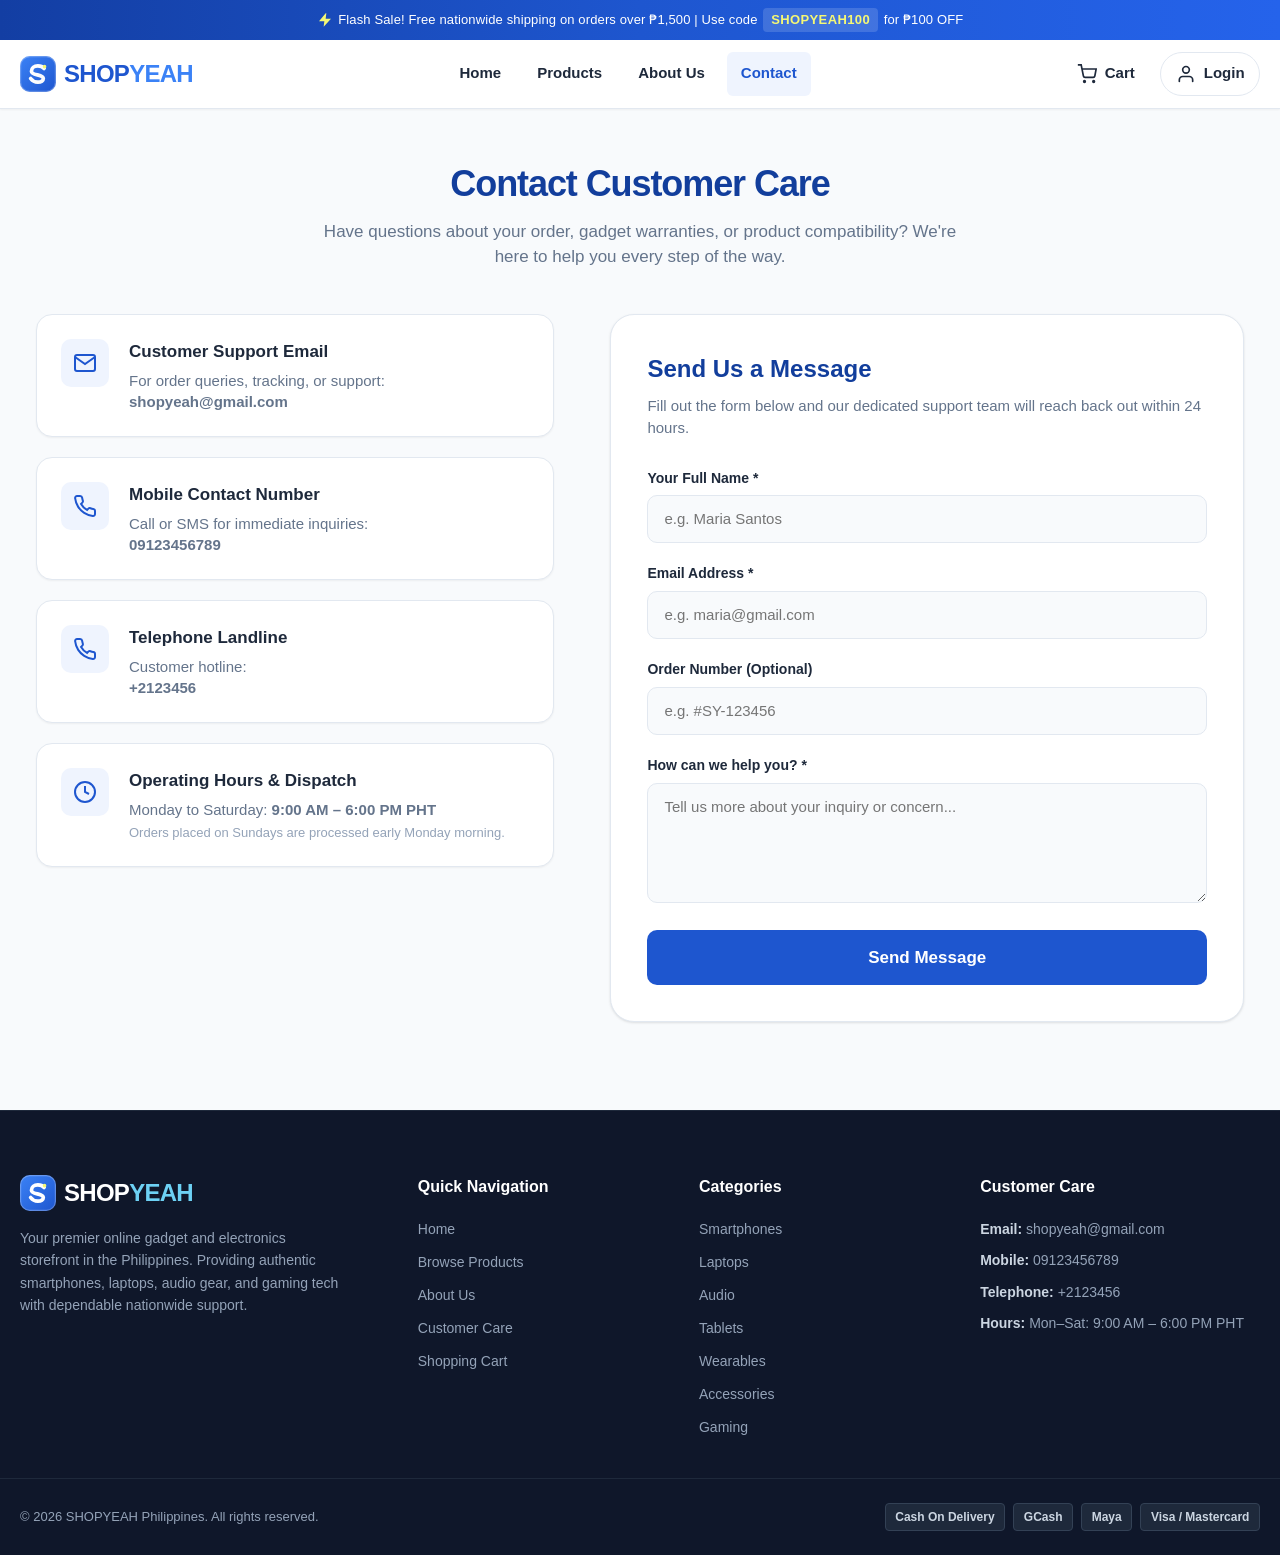
<file: contact.html>
<!DOCTYPE html>
<html lang="en">
<head>
    <meta charset="UTF-8">
    <meta name="viewport" content="width=device-width, initial-scale=1.0">
    <title>SHOPYEAH - Contact Us & Customer Care</title>
    <meta name="description" content="Get in touch with SHOPYEAH customer support. Inquire about product specs, order tracking, warranties, or wholesale inquiries.">
    <link rel="icon" type="image/x-icon" href="favicon.ico">
    <link rel="stylesheet" href="style.css">
</head>
<body>
    <!-- Top Announcement Bar -->
    <div class="announcement-bar" role="region" aria-label="Promotional announcement">
        <span><svg class="announcement-icon" viewBox="0 0 24 24" fill="currentColor" aria-hidden="true"><path d="M13 2L3 14h8l-1 8 11-12h-8l1-8z" /></svg>Flash Sale! Free nationwide shipping on orders over ₱1,500 | Use code <strong>SHOPYEAH100</strong> for ₱100 OFF</span>
    </div>

    <!-- Sticky E-Commerce Header -->
    <header class="site-header">
        <div class="header-container">
            <!-- Brand Logo with High-Quality Theme "S" Monogram -->
            <a href="index.html" class="brand-logo" aria-label="SHOPYEAH Homepage">
                <svg viewBox="0 0 44 44" width="38" height="38" fill="none" aria-hidden="true">
                    <defs>
                        <linearGradient id="sy-logo-bg" x1="0%" y1="0%" x2="100%" y2="100%">
                            <stop offset="0%" stop-color="#3b82f6" />
                            <stop offset="100%" stop-color="#1e56cf" />
                        </linearGradient>
                        <linearGradient id="sy-s-grad" x1="0%" y1="0%" x2="100%" y2="100%">
                            <stop offset="0%" stop-color="#ffffff" />
                            <stop offset="100%" stop-color="#f8fafc" />
                        </linearGradient>
                    </defs>
                    <rect width="44" height="44" rx="12" fill="url(#sy-logo-bg)" />
                    <rect x="0.75" y="0.75" width="42.5" height="42.5" rx="11.25" stroke="rgba(255,255,255,0.25)" stroke-width="1.5" />
                    <path d="M29.5 15.2C27.8 13.2 25 12 21.8 12C17.2 12 14 14.8 14 18.5C14 24 28.5 22.2 28.5 27.6C28.5 30 26 32 21.8 32C17.8 32 14.8 30 13 27.5" stroke="url(#sy-s-grad)" stroke-width="4.5" stroke-linecap="round" stroke-linejoin="round" />
                    <circle cx="30" cy="13" r="2.2" fill="#f5f874" />
                </svg>
                <span>SHOP<span class="brand-highlight">YEAH</span></span>
            </a>

            <!-- Desktop Navigation -->
            <nav aria-label="Main Navigation">
                <ul class="nav-links">
                    <li><a href="index.html">Home</a></li>
                    <li><a href="product.html">Products</a></li>
                    <li><a href="aboutus.html">About Us</a></li>
                    <li><a href="contact.html" class="active">Contact</a></li>
                </ul>
            </nav>

            <!-- Header Actions: Cart first, Login/Account second -->
            <div class="header-actions">
                <a href="cart.html" class="cart-btn" aria-label="View shopping cart">
                    <svg viewBox="0 0 24 24" aria-hidden="true">
                        <circle cx="9" cy="21" r="1"></circle>
                        <circle cx="20" cy="21" r="1"></circle>
                        <path d="M1 1h4l2.68 13.39a2 2 0 0 0 2 1.61h9.72a2 2 0 0 0 2-1.61L23 6H6"></path>
                    </svg>
                    <span>Cart</span>
                    <span id="cart-badge" class="cart-badge" aria-label="0 items in cart">0</span>
                </a>
                <a href="auth.html" class="account-btn" id="account-link" aria-label="Log in or create an account">
                    <svg viewBox="0 0 24 24" aria-hidden="true">
                        <path d="M20 21v-2a4 4 0 0 0-4-4H8a4 4 0 0 0-4 4v2"></path>
                        <circle cx="12" cy="7" r="4"></circle>
                    </svg>
                    <span id="account-label">Login</span>
                </a>

                <button 
                    type="button" 
                    class="hamburger-btn" 
                    id="hamburger-btn" 
                    aria-expanded="false" 
                    aria-controls="mobile-nav" 
                    aria-label="Toggle navigation menu"
                >
                    <span></span>
                    <span></span>
                    <span></span>
                </button>
            </div>
        </div>

        <!-- Mobile Navigation Menu Drawer -->
        <div class="mobile-nav" id="mobile-nav">
            <ul class="mobile-nav-links">
                <li><a href="index.html">Home</a></li>
                <li><a href="product.html">Products</a></li>
                <li><a href="aboutus.html">About Us</a></li>
                <li><a href="contact.html" class="active">Contact Us</a></li>
                <li><a href="auth.html" id="mobile-account-link">Login</a></li>
            </ul>
        </div>
    </header>

    <!-- Main Content -->
    <main>
        <div class="page-header">
            <h1 class="page-title">Contact Customer Care</h1>
            <p class="page-subtitle">
                Have questions about your order, gadget warranties, or product compatibility? We're here to help you every step of the way.
            </p>
        </div>

        <div class="contact-layout">
            <!-- Left Column: Contact Cards Preserving Existing Store Details -->
            <section class="contact-cards-column" aria-label="Store Information">
                <div class="contact-card">
                    <div class="contact-icon-box">
                        <svg viewBox="0 0 24 24" aria-hidden="true">
                            <path d="M4 4h16c1.1 0 2 .9 2 2v12c0 1.1-.9 2-2 2H4c-1.1 0-2-.9-2-2V6c0-1.1.9-2 2-2z"></path>
                            <polyline points="22,6 12,13 2,6"></polyline>
                        </svg>
                    </div>
                    <div class="contact-card-content">
                        <h3>Customer Support Email</h3>
                        <p>For order queries, tracking, or support:</p>
                        <p><a href="mailto:shopyeah@gmail.com"><strong>shopyeah@gmail.com</strong></a></p>
                    </div>
                </div>

                <div class="contact-card">
                    <div class="contact-icon-box">
                        <svg viewBox="0 0 24 24" aria-hidden="true">
                            <path d="M22 16.92v3a2 2 0 0 1-2.18 2 19.79 19.79 0 0 1-8.63-3.07 19.5 19.5 0 0 1-6-6 19.79 19.79 0 0 1-3.07-8.67A2 2 0 0 1 4.11 2h3a2 2 0 0 1 2 1.72 12.84 12.84 0 0 0 .7 2.81 2 2 0 0 1-.45 2.11L8.09 9.91a16 16 0 0 0 6 6l1.27-1.27a2 2 0 0 1 2.11-.45 12.84 12.84 0 0 0 2.81.7A2 2 0 0 1 22 16.92z"></path>
                        </svg>
                    </div>
                    <div class="contact-card-content">
                        <h3>Mobile Contact Number</h3>
                        <p>Call or SMS for immediate inquiries:</p>
                        <p><a href="tel:09123456789"><strong>09123456789</strong></a></p>
                    </div>
                </div>

                <div class="contact-card">
                    <div class="contact-icon-box">
                        <svg viewBox="0 0 24 24" aria-hidden="true">
                            <path d="M22 16.92v3a2 2 0 0 1-2.18 2 19.79 19.79 0 0 1-8.63-3.07 19.5 19.5 0 0 1-6-6 19.79 19.79 0 0 1-3.07-8.67A2 2 0 0 1 4.11 2h3a2 2 0 0 1 2 1.72 12.84 12.84 0 0 0 .7 2.81 2 2 0 0 1-.45 2.11L8.09 9.91a16 16 0 0 0 6 6l1.27-1.27a2 2 0 0 1 2.11-.45 12.84 12.84 0 0 0 2.81.7A2 2 0 0 1 22 16.92z"></path>
                        </svg>
                    </div>
                    <div class="contact-card-content">
                        <h3>Telephone Landline</h3>
                        <p>Customer hotline:</p>
                        <p><a href="tel:+2123456"><strong>+2123456</strong></a></p>
                    </div>
                </div>

                <div class="contact-card">
                    <div class="contact-icon-box">
                        <svg viewBox="0 0 24 24" aria-hidden="true">
                            <circle cx="12" cy="12" r="10"></circle>
                            <polyline points="12 6 12 12 16 14"></polyline>
                        </svg>
                    </div>
                    <div class="contact-card-content">
                        <h3>Operating Hours & Dispatch</h3>
                        <p>Monday to Saturday: <strong>9:00 AM – 6:00 PM PHT</strong></p>
                        <p style="font-size:0.8125rem; color:var(--color-text-light); margin-top:0.25rem;">Orders placed on Sundays are processed early Monday morning.</p>
                    </div>
                </div>
            </section>

            <!-- Right Column: Interactive Send Us a Message Form -->
            <section class="contact-form-panel" aria-label="Send Us a Message">
                <h2>Send Us a Message</h2>
                <p>Fill out the form below and our dedicated support team will reach back out within 24 hours.</p>

                <form id="contact-form" novalidate>
                    <div class="form-group">
                        <label class="form-label" for="contact-name">Your Full Name *</label>
                        <input type="text" id="contact-name" class="form-input" required placeholder="e.g. Maria Santos" />
                    </div>

                    <div class="form-group">
                        <label class="form-label" for="contact-email">Email Address *</label>
                        <input type="email" id="contact-email" class="form-input" required placeholder="e.g. maria@gmail.com" />
                    </div>

                    <div class="form-group">
                        <label class="form-label" for="contact-order">Order Number (Optional)</label>
                        <input type="text" id="contact-order" class="form-input" placeholder="e.g. #SY-123456" />
                    </div>

                    <div class="form-group">
                        <label class="form-label" for="contact-message">How can we help you? *</label>
                        <textarea id="contact-message" class="form-textarea" required placeholder="Tell us more about your inquiry or concern..."></textarea>
                    </div>

                    <button type="submit" class="btn btn-block btn-lg" id="btn-contact-submit">
                        Send Message
                    </button>
                </form>
            </section>
        </div>
    </main>

    <!-- Professional E-Commerce Footer -->
    <footer class="site-footer">
        <div class="footer-top">
            <div class="footer-brand">
                <a href="index.html" class="brand-logo">
                    <svg viewBox="0 0 44 44" width="36" height="36" fill="none" aria-hidden="true">
                        <defs>
                            <linearGradient id="sy-footer-logo-bg" x1="0%" y1="0%" x2="100%" y2="100%">
                                <stop offset="0%" stop-color="#3b82f6" />
                                <stop offset="100%" stop-color="#1e56cf" />
                            </linearGradient>
                        </defs>
                        <rect width="44" height="44" rx="12" fill="url(#sy-footer-logo-bg)" />
                        <rect x="0.75" y="0.75" width="42.5" height="42.5" rx="11.25" stroke="rgba(255,255,255,0.25)" stroke-width="1.5" />
                        <path d="M29.5 15.2C27.8 13.2 25 12 21.8 12C17.2 12 14 14.8 14 18.5C14 24 28.5 22.2 28.5 27.6C28.5 30 26 32 21.8 32C17.8 32 14.8 30 13 27.5" stroke="#ffffff" stroke-width="4.5" stroke-linecap="round" stroke-linejoin="round" />
                        <circle cx="30" cy="13" r="2.2" fill="#f5f874" />
                    </svg>
                    <span>SHOP<span style="color:var(--color-tertiary)">YEAH</span></span>
                </a>
                <p>
                    Your premier online gadget and electronics storefront in the Philippines. Providing authentic smartphones, laptops, audio gear, and gaming tech with dependable nationwide support.
                </p>
            </div>

            <div class="footer-col">
                <h4>Quick Navigation</h4>
                <ul class="footer-links">
                    <li><a href="index.html">Home</a></li>
                    <li><a href="product.html">Browse Products</a></li>
                    <li><a href="aboutus.html">About Us</a></li>
                    <li><a href="contact.html">Customer Care</a></li>
                    <li><a href="cart.html">Shopping Cart</a></li>
                </ul>
            </div>

            <div class="footer-col">
                <h4>Categories</h4>
                <ul class="footer-links">
                    <li><a href="product.html?category=Smartphones">Smartphones</a></li>
                    <li><a href="product.html?category=Laptops">Laptops</a></li>
                    <li><a href="product.html?category=Audio">Audio</a></li>
                    <li><a href="product.html?category=Tablets">Tablets</a></li>
                    <li><a href="product.html?category=Wearables">Wearables</a></li>
                    <li><a href="product.html?category=Accessories">Accessories</a></li>
                    <li><a href="product.html?category=Gaming">Gaming</a></li>
                </ul>
            </div>

            <div class="footer-col footer-contact">
                <h4>Customer Care</h4>
                <p><strong>Email:</strong> shopyeah@gmail.com</p>
                <p><strong>Mobile:</strong> 09123456789</p>
                <p><strong>Telephone:</strong> +2123456</p>
                <p><strong>Hours:</strong> Mon–Sat: 9:00 AM – 6:00 PM PHT</p>
            </div>
        </div>

        <div class="footer-bottom">
            <div class="footer-bottom-container">
                <p>&copy; 2026 SHOPYEAH Philippines. All rights reserved.</p>
                <div class="payment-badges">
                    <span class="pay-pill">Cash On Delivery</span>
                    <span class="pay-pill">GCash</span>
                    <span class="pay-pill">Maya</span>
                    <span class="pay-pill">Visa / Mastercard</span>
                </div>
            </div>
        </div>
    </footer>

    <!-- Shared Application Script -->
    <script src="app.js"></script>
</body>
</html>
</file>
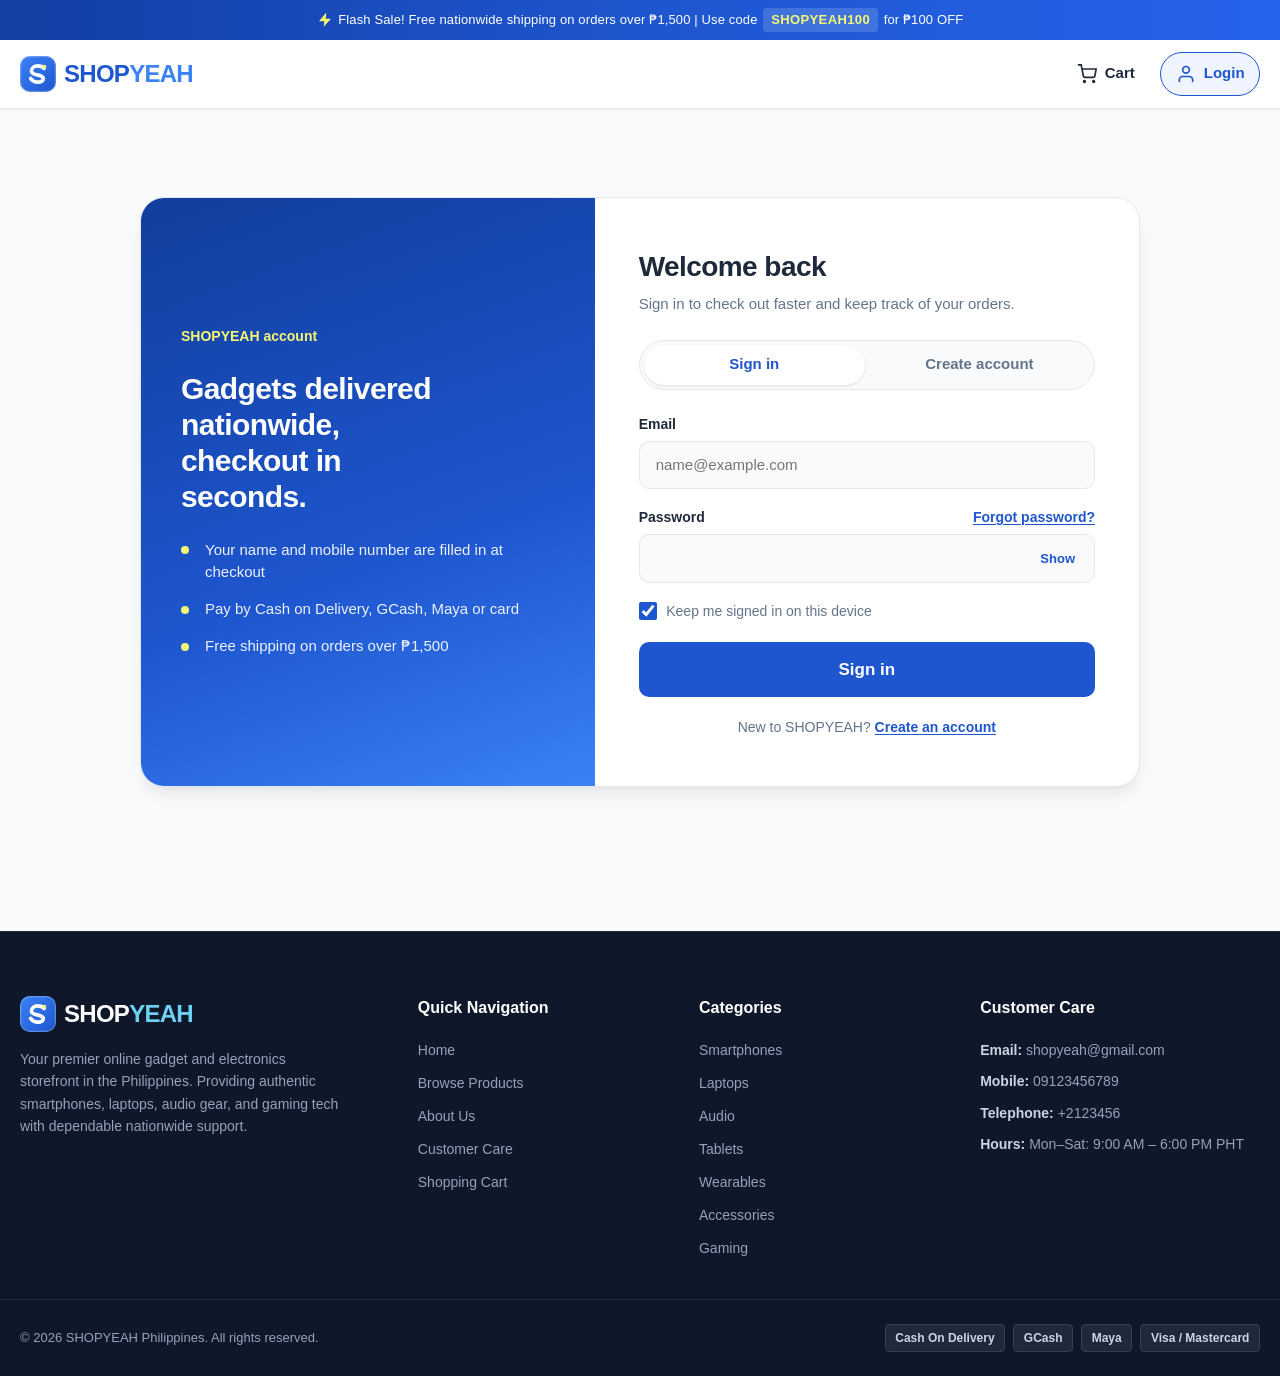
<file: login.html>
<!DOCTYPE html>
<html lang="en">
<head>
    <meta charset="UTF-8">
    <meta http-equiv="refresh" content="0; url=auth.html">
    <script>window.location.replace("auth.html" + window.location.search);</script>
    <title>Redirecting to SHOPYEAH Auth...</title>
</head>
<body>
    <p>Redirecting to <a href="auth.html">auth.html</a>...</p>
</body>
</html>
</file>
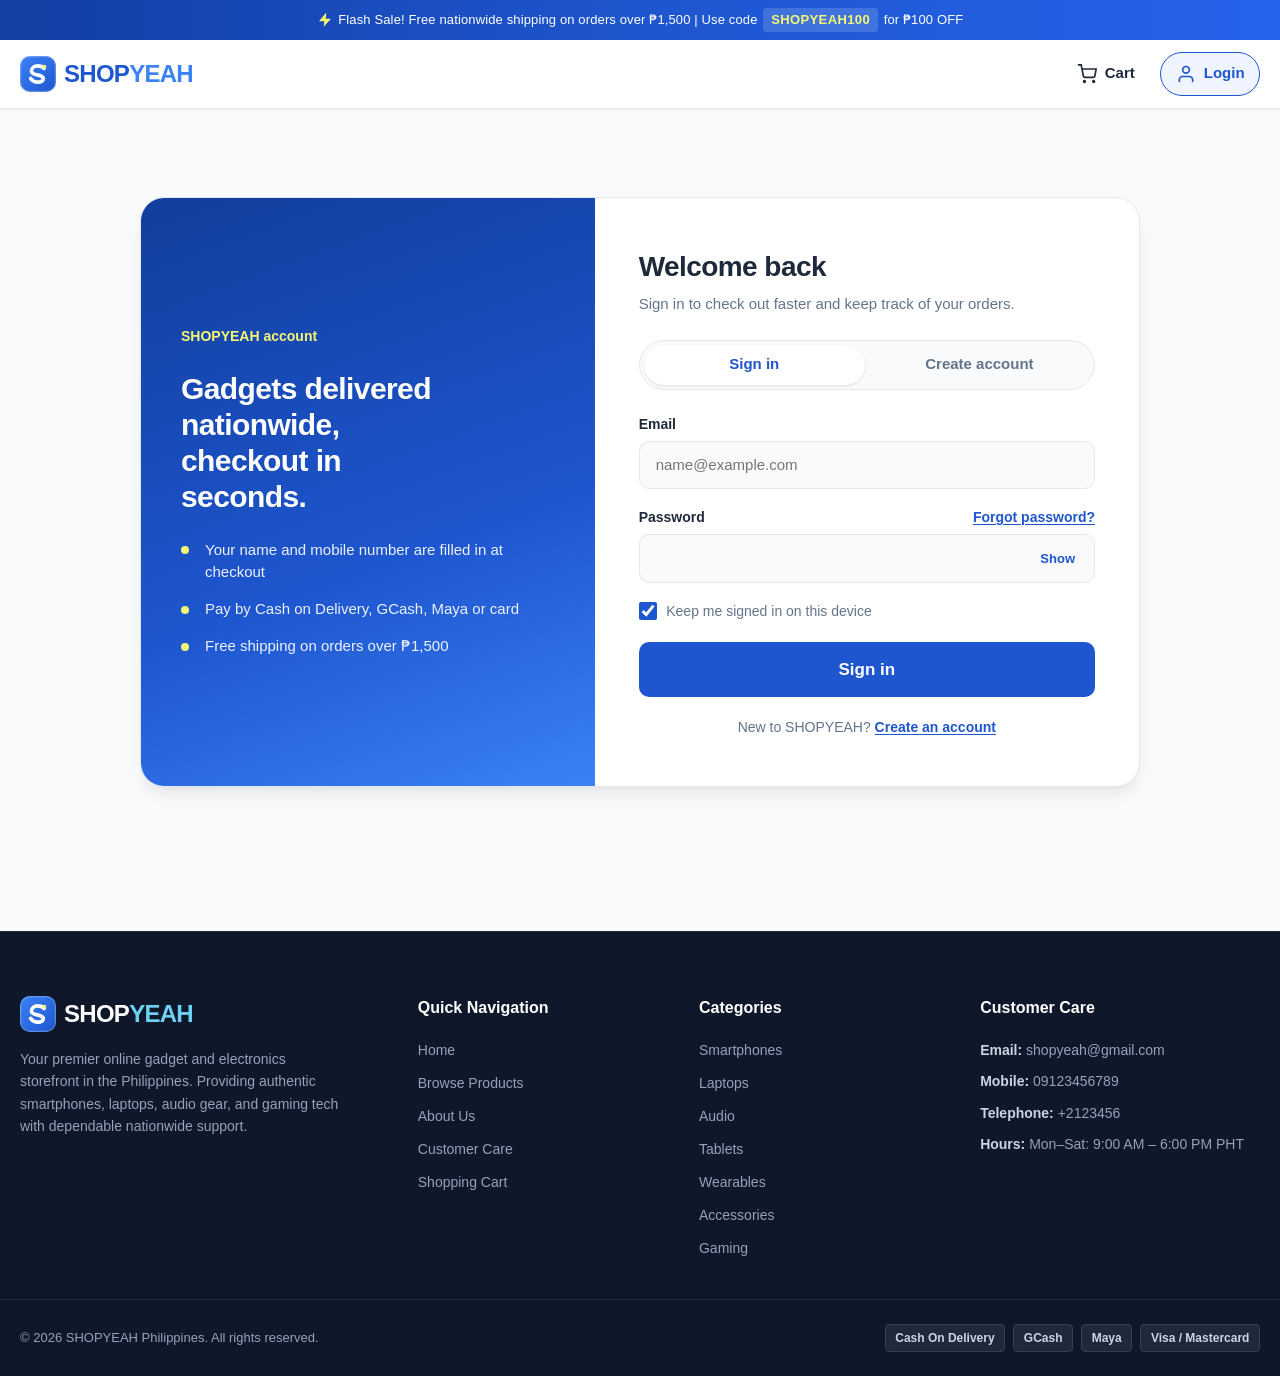
<file: profile.html>
<!DOCTYPE html>
<html lang="en">
<head>
    <meta charset="UTF-8">
    <meta name="viewport" content="width=device-width, initial-scale=1.0">
    <title>SHOPYEAH - My Account & Settings</title>
    <meta name="description" content="Manage your SHOPYEAH account details, delivery address, order history, and security settings.">
    <link rel="icon" type="image/x-icon" href="favicon.ico">
    <link rel="stylesheet" href="style.css">
</head>
<body id="profile-page-root">
    <!-- Top Announcement Bar -->
    <div class="announcement-bar" role="region" aria-label="Promotional announcement">
        <span><svg class="announcement-icon" viewBox="0 0 24 24" fill="currentColor" aria-hidden="true"><path d="M13 2L3 14h8l-1 8 11-12h-8l1-8z" /></svg>Flash Sale! Free nationwide shipping on orders over ₱1,500 | Use code <strong>SHOPYEAH100</strong> for ₱100 OFF</span>
    </div>

    <!-- Sticky E-Commerce Header -->
    <header class="site-header">
        <div class="header-container">
            <!-- Brand Logo -->
            <a href="index.html" class="brand-logo" aria-label="SHOPYEAH Homepage">
                <svg viewBox="0 0 44 44" width="38" height="38" fill="none" aria-hidden="true">
                    <defs>
                        <linearGradient id="sy-logo-bg" x1="0%" y1="0%" x2="100%" y2="100%">
                            <stop offset="0%" stop-color="#3b82f6" />
                            <stop offset="100%" stop-color="#1e56cf" />
                        </linearGradient>
                        <linearGradient id="sy-s-grad" x1="0%" y1="0%" x2="100%" y2="100%">
                            <stop offset="0%" stop-color="#ffffff" />
                            <stop offset="100%" stop-color="#f8fafc" />
                        </linearGradient>
                    </defs>
                    <rect width="44" height="44" rx="12" fill="url(#sy-logo-bg)" />
                    <rect x="0.75" y="0.75" width="42.5" height="42.5" rx="11.25" stroke="rgba(255,255,255,0.25)" stroke-width="1.5" />
                    <path d="M29.5 15.2C27.8 13.2 25 12 21.8 12C17.2 12 14 14.8 14 18.5C14 24 28.5 22.2 28.5 27.6C28.5 30 26 32 21.8 32C17.8 32 14.8 30 13 27.5" stroke="url(#sy-s-grad)" stroke-width="4.5" stroke-linecap="round" stroke-linejoin="round" />
                    <circle cx="30" cy="13" r="2.2" fill="#f5f874" />
                </svg>
                <span>SHOP<span class="brand-highlight">YEAH</span></span>
            </a>

            <!-- Desktop Navigation -->
            <nav aria-label="Main Navigation">
                <ul class="nav-links">
                    <li><a href="index.html">Home</a></li>
                    <li><a href="product.html">Products</a></li>
                    <li><a href="aboutus.html">About Us</a></li>
                    <li><a href="contact.html">Contact</a></li>
                </ul>
            </nav>

            <!-- Header Actions: Cart button first, Profile button second -->
            <div class="header-actions">
                <a href="cart.html" class="cart-btn" aria-label="View shopping cart">
                    <svg viewBox="0 0 24 24" aria-hidden="true">
                        <circle cx="9" cy="21" r="1"></circle>
                        <circle cx="20" cy="21" r="1"></circle>
                        <path d="M1 1h4l2.68 13.39a2 2 0 0 0 2 1.61h9.72a2 2 0 0 0 2-1.61L23 6H6"></path>
                    </svg>
                    <span>Cart</span>
                    <span id="cart-badge" class="cart-badge" aria-label="0 items in cart">0</span>
                </a>

                <a href="profile.html" class="account-btn active" aria-current="page" id="account-link" aria-label="My Account and Profile Settings">
                    <svg viewBox="0 0 24 24" aria-hidden="true">
                        <path d="M20 21v-2a4 4 0 0 0-4-4H8a4 4 0 0 0-4 4v2"></path>
                        <circle cx="12" cy="7" r="4"></circle>
                    </svg>
                    <span id="account-label">My Profile</span>
                </a>

                <button 
                    type="button" 
                    class="hamburger-btn" 
                    id="hamburger-btn" 
                    aria-expanded="false" 
                    aria-controls="mobile-nav" 
                    aria-label="Toggle navigation menu"
                >
                    <span></span>
                    <span></span>
                    <span></span>
                </button>
            </div>
        </div>

        <!-- Mobile Navigation Menu Drawer -->
        <div class="mobile-nav" id="mobile-nav">
            <ul class="mobile-nav-links">
                <li><a href="index.html">Home</a></li>
                <li><a href="product.html">Products</a></li>
                <li><a href="aboutus.html">About Us</a></li>
                <li><a href="contact.html">Contact Us</a></li>
                <li><a href="profile.html" class="active" id="mobile-account-link">My Profile</a></li>
            </ul>
        </div>
    </header>

    <!-- Main Content -->
    <main>
        <div class="page-header profile-page-header">
            <h1 class="page-title">My Account &amp; Settings</h1>
            <p class="page-subtitle">Manage your personal information, delivery addresses, order history, and security preferences.</p>
        </div>

        <div class="profile-layout">
            <!-- Sidebar: User Snapshot & Tab Navigation -->
            <aside class="profile-sidebar">
                <div class="profile-user-summary">
                    <div class="profile-avatar" id="profile-avatar">
                        <span id="profile-initials">SY</span>
                    </div>
                    <div class="profile-user-info">
                        <h2 class="profile-user-name" id="sidebar-user-name">Loading...</h2>
                        <p class="profile-user-email" id="sidebar-user-email">loading@example.com</p>
                        <span class="profile-badge-tier">Verified Member</span>
                    </div>
                </div>

                <nav class="profile-nav" aria-label="Profile Sections">
                    <div class="profile-nav-item" data-tab="personal">
                        <button type="button" class="profile-nav-btn active" data-tab="personal" aria-expanded="true" aria-controls="tab-panel-personal">
                            <svg viewBox="0 0 24 24" width="18" height="18" fill="none" stroke="currentColor" stroke-width="2" aria-hidden="true">
                                <path d="M20 21v-2a4 4 0 0 0-4-4H8a4 4 0 0 0-4 4v2"></path>
                                <circle cx="12" cy="7" r="4"></circle>
                            </svg>
                            <span>Personal Details</span>
                            <svg class="profile-nav-chevron" viewBox="0 0 24 24" width="16" height="16" fill="none" stroke="currentColor" stroke-width="2" aria-hidden="true">
                                <polyline points="6 9 12 15 18 9"></polyline>
                            </svg>
                        </button>
                        <div class="profile-mobile-slot" data-slot="personal"></div>
                    </div>

                    <div class="profile-nav-item" data-tab="address">
                        <button type="button" class="profile-nav-btn" data-tab="address" aria-expanded="false" aria-controls="tab-panel-address">
                            <svg viewBox="0 0 24 24" width="18" height="18" fill="none" stroke="currentColor" stroke-width="2" aria-hidden="true">
                                <path d="M21 10c0 7-9 13-9 13s-9-6-9-13a9 9 0 0 1 18 0z"></path>
                                <circle cx="12" cy="10" r="3"></circle>
                            </svg>
                            <span>Delivery Addresses</span>
                            <svg class="profile-nav-chevron" viewBox="0 0 24 24" width="16" height="16" fill="none" stroke="currentColor" stroke-width="2" aria-hidden="true">
                                <polyline points="6 9 12 15 18 9"></polyline>
                            </svg>
                        </button>
                        <div class="profile-mobile-slot" data-slot="address"></div>
                    </div>

                    <div class="profile-nav-item" data-tab="orders">
                        <button type="button" class="profile-nav-btn" data-tab="orders" aria-expanded="false" aria-controls="tab-panel-orders">
                            <svg viewBox="0 0 24 24" width="18" height="18" fill="none" stroke="currentColor" stroke-width="2" aria-hidden="true">
                                <line x1="16.5" y1="9.4" x2="7.5" y2="4.21"></line>
                                <path d="M21 16V8a2 2 0 0 0-1-1.73l-7-4a2 2 0 0 0-2 0l-7 4A2 2 0 0 0 3 8v8a2 2 0 0 0 1 1.73l7 4a2 2 0 0 0 2 0l7-4A2 2 0 0 0 21 16z"></path>
                                <polyline points="3.27 6.96 12 12.01 20.73 6.96"></polyline>
                                <line x1="12" y1="22.08" x2="12" y2="12"></line>
                            </svg>
                            <span>Order History</span>
                            <svg class="profile-nav-chevron" viewBox="0 0 24 24" width="16" height="16" fill="none" stroke="currentColor" stroke-width="2" aria-hidden="true">
                                <polyline points="6 9 12 15 18 9"></polyline>
                            </svg>
                        </button>
                        <div class="profile-mobile-slot" data-slot="orders"></div>
                    </div>

                    <div class="profile-nav-item" data-tab="security">
                        <button type="button" class="profile-nav-btn" data-tab="security" aria-expanded="false" aria-controls="tab-panel-security">
                            <svg viewBox="0 0 24 24" width="18" height="18" fill="none" stroke="currentColor" stroke-width="2" aria-hidden="true">
                                <rect x="3" y="11" width="18" height="11" rx="2" ry="2"></rect>
                                <path d="M7 11V7a5 5 0 0 1 10 0v4"></path>
                            </svg>
                            <span>Security &amp; Password</span>
                            <svg class="profile-nav-chevron" viewBox="0 0 24 24" width="16" height="16" fill="none" stroke="currentColor" stroke-width="2" aria-hidden="true">
                                <polyline points="6 9 12 15 18 9"></polyline>
                            </svg>
                        </button>
                        <div class="profile-mobile-slot" data-slot="security"></div>
                    </div>
                </nav>

                <div class="profile-sidebar-actions">
                    <a href="product.html" class="btn btn-secondary btn-block">Shop Famous Gadgets</a>
                    <button type="button" class="btn btn-outline btn-block" id="profile-btn-logout">
                        <svg viewBox="0 0 24 24" width="16" height="16" fill="none" stroke="currentColor" stroke-width="2" aria-hidden="true">
                            <path d="M9 21H5a2 2 0 0 1-2-2V5a2 2 0 0 1 2-2h4"></path>
                            <polyline points="16 17 21 12 16 7"></polyline>
                            <line x1="21" y1="12" x2="9" y2="12"></line>
                        </svg>
                        <span>Log Out</span>
                    </button>
                </div>
            </aside>

            <!-- Main Content Area: Tab Panels -->
            <div class="profile-main-panel">
                <!-- Tab 1: Personal Details -->
                <section class="profile-tab-content active" id="tab-panel-personal" aria-labelledby="personal-title">
                    <div class="profile-card-header">
                        <h2 class="profile-section-title" id="personal-title">Personal Details</h2>
                        <p class="profile-section-desc">Keep your contact details up to date for smooth dispatch and notifications.</p>
                    </div>

                    <form id="profile-personal-form" class="profile-form">
                        <div class="form-grid-2">
                            <div class="form-group">
                                <label class="form-label" for="profile-name">Full Name *</label>
                                <input type="text" id="profile-name" class="form-input" required placeholder="e.g. Juan Dela Cruz" />
                            </div>

                            <div class="form-group">
                                <label class="form-label" for="profile-phone">Mobile Phone Number *</label>
                                <input type="tel" id="profile-phone" class="form-input" required placeholder="e.g. 09171234567" />
                            </div>
                        </div>

                        <div class="form-grid-2">
                            <div class="form-group">
                                <label class="form-label" for="profile-email">Email Address</label>
                                <input type="email" id="profile-email" class="form-input" readonly disabled />
                                <small class="form-help-text">Email address is permanently linked to your account.</small>
                            </div>

                            <div class="form-group">
                                <label class="form-label" for="profile-member-date">Member Since</label>
                                <input type="text" id="profile-member-date" class="form-input" readonly disabled value="November 2026" />
                            </div>
                        </div>

                        <div class="form-actions-row">
                            <button type="submit" class="btn btn-lg" id="btn-save-personal">Save Personal Details</button>
                        </div>
                    </form>
                </section>

                <!-- Tab 2: Delivery Addresses -->
                <section class="profile-tab-content" id="tab-panel-address" aria-labelledby="address-title" hidden>
                    <div class="profile-card-header">
                        <h2 class="profile-section-title" id="address-title">Default Delivery Address</h2>
                        <p class="profile-section-desc">This address will be automatically populated when you check out your gadgets.</p>
                    </div>

                    <form id="profile-address-form" class="profile-form">
                        <div class="form-group">
                            <label class="form-label" for="address-street">Street Address / House or Unit No. *</label>
                            <input type="text" id="address-street" class="form-input" required placeholder="e.g. Block 12 Lot 3, Acacia Street" />
                        </div>

                        <div class="form-grid-2">
                            <div class="form-group">
                                <label class="form-label" for="address-barangay">Barangay / District *</label>
                                <input type="text" id="address-barangay" class="form-input" required placeholder="e.g. Barangay San Antonio" />
                            </div>

                            <div class="form-group">
                                <label class="form-label" for="address-city">City / Municipality *</label>
                                <input type="text" id="address-city" class="form-input" required placeholder="e.g. Pasig City" />
                            </div>
                        </div>

                        <div class="form-grid-2">
                            <div class="form-group">
                                <label class="form-label" for="address-province">Province / Region *</label>
                                <input type="text" id="address-province" class="form-input" required placeholder="e.g. Metro Manila" />
                            </div>

                            <div class="form-group">
                                <label class="form-label" for="address-zip">Postal / Zip Code</label>
                                <input type="text" id="address-zip" class="form-input" placeholder="e.g. 1600" />
                            </div>
                        </div>

                        <div class="form-actions-row">
                            <button type="submit" class="btn btn-lg" id="btn-save-address">Save Delivery Address</button>
                        </div>
                    </form>
                </section>

                <!-- Tab 3: Order History -->
                <section class="profile-tab-content" id="tab-panel-orders" aria-labelledby="orders-title" hidden>
                    <div class="profile-card-header">
                        <h2 class="profile-section-title" id="orders-title">Order History &amp; Tracking</h2>
                        <p class="profile-section-desc">Review your recent gadget purchases, tracking IDs, and delivery statuses.</p>
                    </div>

                    <div class="orders-list-container" id="profile-orders-list">
                        <!-- Populated by app.js with mock + live placed orders -->
                    </div>
                </section>

                <!-- Tab 4: Security & Password -->
                <section class="profile-tab-content" id="tab-panel-security" aria-labelledby="security-title" hidden>
                    <div class="profile-card-header">
                        <h2 class="profile-section-title" id="security-title">Security &amp; Password</h2>
                        <p class="profile-section-desc">Manage your password and login credentials.</p>
                    </div>

                    <form id="profile-password-form" class="profile-form">
                        <h3 class="profile-subsection-title">Change Password</h3>
                        <div class="form-grid-2">
                            <div class="form-group">
                                <label class="form-label" for="change-pwd-current">Current Password</label>
                                <input type="password" id="change-pwd-current" class="form-input" placeholder="Enter current password" />
                            </div>

                            <div class="form-group">
                                <label class="form-label" for="change-pwd-new">New Password</label>
                                <input type="password" id="change-pwd-new" class="form-input" placeholder="At least 8 characters" />
                            </div>
                        </div>

                        <div class="form-actions-row">
                            <button type="submit" class="btn btn-secondary" id="btn-change-pwd">Update Password</button>
                        </div>
                    </form>
                </section>
            </div>
        </div>
    </main>

    <!-- Professional E-Commerce Footer -->
    <footer class="site-footer">
        <div class="footer-top">
            <div class="footer-brand">
                <a href="index.html" class="brand-logo">
                    <svg viewBox="0 0 44 44" width="36" height="36" fill="none" aria-hidden="true">
                        <defs>
                            <linearGradient id="sy-footer-logo-bg" x1="0%" y1="0%" x2="100%" y2="100%">
                                <stop offset="0%" stop-color="#3b82f6" />
                                <stop offset="100%" stop-color="#1e56cf" />
                            </linearGradient>
                        </defs>
                        <rect width="44" height="44" rx="12" fill="url(#sy-footer-logo-bg)" />
                        <rect x="0.75" y="0.75" width="42.5" height="42.5" rx="11.25" stroke="rgba(255,255,255,0.25)" stroke-width="1.5" />
                        <path d="M29.5 15.2C27.8 13.2 25 12 21.8 12C17.2 12 14 14.8 14 18.5C14 24 28.5 22.2 28.5 27.6C28.5 30 26 32 21.8 32C17.8 32 14.8 30 13 27.5" stroke="#ffffff" stroke-width="4.5" stroke-linecap="round" stroke-linejoin="round" />
                        <circle cx="30" cy="13" r="2.2" fill="#f5f874" />
                    </svg>
                    <span>SHOP<span style="color:var(--color-tertiary)">YEAH</span></span>
                </a>
                <p>
                    Your premier online gadget and electronics storefront in the Philippines. Providing authentic smartphones, laptops, audio gear, and gaming tech with dependable nationwide support.
                </p>
            </div>

            <div class="footer-col">
                <h4>Quick Navigation</h4>
                <ul class="footer-links">
                    <li><a href="index.html">Home</a></li>
                    <li><a href="product.html">Browse Products</a></li>
                    <li><a href="aboutus.html">About Us</a></li>
                    <li><a href="contact.html">Customer Care</a></li>
                    <li><a href="cart.html">Shopping Cart</a></li>
                </ul>
            </div>

            <div class="footer-col">
                <h4>Categories</h4>
                <ul class="footer-links">
                    <li><a href="product.html?category=Smartphones">Smartphones</a></li>
                    <li><a href="product.html?category=Laptops">Laptops</a></li>
                    <li><a href="product.html?category=Audio">Audio</a></li>
                    <li><a href="product.html?category=Tablets">Tablets</a></li>
                    <li><a href="product.html?category=Wearables">Wearables</a></li>
                    <li><a href="product.html?category=Accessories">Accessories</a></li>
                    <li><a href="product.html?category=Gaming">Gaming</a></li>
                </ul>
            </div>

            <div class="footer-col footer-contact">
                <h4>Customer Care</h4>
                <p><strong>Email:</strong> shopyeah@gmail.com</p>
                <p><strong>Mobile:</strong> 09123456789</p>
                <p><strong>Telephone:</strong> +2123456</p>
                <p><strong>Hours:</strong> Mon–Sat: 9:00 AM – 6:00 PM PHT</p>
            </div>
        </div>

        <div class="footer-bottom">
            <div class="footer-bottom-container">
                <p>&copy; 2026 SHOPYEAH Philippines. All rights reserved.</p>
                <div class="payment-badges">
                    <span class="pay-pill">Cash On Delivery</span>
                    <span class="pay-pill">GCash</span>
                    <span class="pay-pill">Maya</span>
                    <span class="pay-pill">Visa / Mastercard</span>
                </div>
            </div>
        </div>
    </footer>

    <!-- Shared Application Script -->
    <script src="app.js"></script>
</body>
</html>
</file>
<file: style.css>
/* ==========================================================================
   SHOPYEAH - Modern E-Commerce Storefront Stylesheet
   Modern E-Commerce Storefront for Philippine Tech & Gadgets
   ========================================================================== */

/* --------------------------------------------------------------------------
   Design Tokens & CSS Variables
   -------------------------------------------------------------------------- */
:root {
  /* Brand Colors */
  --color-primary: #1e56cf;
  --color-primary-dark: #123e9c;
  --color-primary-light: #eff4fe;
  --color-secondary: #3b82f6;
  --color-tertiary: #6dd1f4;
  --color-accent: #f5f874;

  /* Semantic UI Colors */
  --color-sale: #ef4444;
  --color-sale-light: #fee2e2;
  --color-sale-text: #b91c1c;
  --color-star: #f59e0b;
  --color-success: #10b981;
  --color-success-light: #d1fae5;
  --color-warning: #f59e0b;
  
  /* Neutral Surfaces & Grayscale */
  --color-bg: #f8fafc;
  --color-surface: #ffffff;
  --color-surface-hover: #f1f5f9;
  --color-border: #e2e8f0;
  --color-border-subtle: #edf2f7;
  --color-text: #1e293b;
  --color-text-muted: #64748b;
  --color-text-light: #94a3b8;

  /* Elevation Shadows */
  --shadow-xs: 0 1px 2px rgba(0, 0, 0, 0.05);
  --shadow-sm: 0 1px 3px rgba(0, 0, 0, 0.08), 0 1px 2px rgba(0, 0, 0, 0.04);
  --shadow-md: 0 4px 6px -1px rgba(0, 0, 0, 0.08), 0 2px 4px -2px rgba(0, 0, 0, 0.05);
  --shadow-lg: 0 10px 15px -3px rgba(0, 0, 0, 0.08), 0 4px 6px -4px rgba(0, 0, 0, 0.04);
  --shadow-xl: 0 20px 25px -5px rgba(0, 0, 0, 0.1), 0 8px 10px -6px rgba(0, 0, 0, 0.04);

  /* Border Radii */
  --radius-xs: 4px;
  --radius-sm: 6px;
  --radius-md: 10px;
  --radius-lg: 16px;
  --radius-xl: 24px;
  --radius-full: 9999px;

  /* Layout Constants */
  --max-width: 1460px;
  --header-height: 72px;
  --announcement-height: 38px;
  --touch-target: 44px;

  /* Transitions */
  --transition-fast: 0.15s cubic-bezier(0.4, 0, 0.2, 1);
  --transition-normal: 0.25s cubic-bezier(0.4, 0, 0.2, 1);
}

/* --------------------------------------------------------------------------
   Reset & Base Standards
   -------------------------------------------------------------------------- */
*, *::before, *::after {
  box-sizing: border-box;
  margin: 0;
  padding: 0;
}

html {
  font-size: 16px;
  scroll-behavior: smooth;
  -webkit-text-size-adjust: 100%;
}

body {
  font-family: -apple-system, BlinkMacSystemFont, "Segoe UI", Roboto, Helvetica, Arial, sans-serif;
  background-color: var(--color-bg);
  color: var(--color-text);
  line-height: 1.5;
  min-height: 100vh;
  display: flex;
  flex-direction: column;
  overflow-x: hidden;
  -webkit-font-smoothing: antialiased;
}

img {
  max-width: 100%;
  height: auto;
  display: block;
}

button, input, select, textarea {
  font: inherit;
  color: inherit;
}

a {
  color: inherit;
  text-decoration: none;
}

/* Focus Visibility for Accessibility */
:focus-visible {
  outline: 2px solid var(--color-primary);
  outline-offset: 2px;
}

/* --------------------------------------------------------------------------
   Announcement Bar (Top Notification)
   -------------------------------------------------------------------------- */
.announcement-bar {
  background: linear-gradient(90deg, #133ea3 0%, var(--color-primary) 50%, #2563eb 100%);
  color: #ffffff;
  font-size: 0.8125rem;
  font-weight: 500;
  padding: 0.5rem 1rem;
  text-align: center;
  position: relative;
  z-index: 1001;
  display: flex;
  align-items: center;
  justify-content: center;
  gap: 0.5rem;
  letter-spacing: 0.01em;
}

.announcement-bar strong {
  color: var(--color-accent);
  background: rgba(255, 255, 255, 0.15);
  padding: 0.125rem 0.5rem;
  border-radius: var(--radius-xs);
  letter-spacing: 0.03em;
}

.announcement-bar span {
  display: inline-flex;
  align-items: center;
  justify-content: center;
  flex-wrap: wrap;
  gap: 0.35rem;
}

.announcement-icon {
  width: 16px;
  height: 16px;
  color: var(--color-accent);
  flex-shrink: 0;
  display: inline-block;
  vertical-align: middle;
}

/* --------------------------------------------------------------------------
   Sticky E-Commerce Header
   -------------------------------------------------------------------------- */
.site-header {
  position: sticky;
  top: 0;
  z-index: 1000;
  background-color: rgba(255, 255, 255, 0.96);
  backdrop-filter: blur(12px);
  -webkit-backdrop-filter: blur(12px);
  border-bottom: 1px solid var(--color-border);
  box-shadow: var(--shadow-xs);
  transition: box-shadow var(--transition-normal);
}

.header-container {
  max-width: var(--max-width);
  margin: 0 auto;
  padding: 0.75rem 1.25rem;
  display: flex;
  align-items: center;
  justify-content: space-between;
  gap: 1.25rem;
}

/* Brand Logo */
.brand-logo {
  display: flex;
  align-items: center;
  gap: 0.5rem;
  font-size: 1.5rem;
  font-weight: 800;
  color: var(--color-primary);
  letter-spacing: -0.03em;
  text-transform: uppercase;
  flex-shrink: 0;
}

.brand-logo svg {
  width: 36px;
  height: 36px;
  flex-shrink: 0;
  display: block;
}

.brand-logo .brand-highlight {
  color: var(--color-secondary);
}

/* Integrated Header Search Bar */
.header-search {
  flex: 1;
  max-width: 520px;
  position: relative;
}

.search-form {
  display: flex;
  align-items: center;
  background-color: var(--color-bg);
  border: 1.5px solid var(--color-border);
  border-radius: var(--radius-full);
  padding: 0.25rem 0.35rem 0.25rem 1rem;
  transition: all var(--transition-fast);
}

.search-form:focus-within {
  border-color: var(--color-primary);
  background-color: #ffffff;
  box-shadow: 0 0 0 3px rgba(30, 86, 207, 0.15);
}

.search-input {
  flex: 1;
  border: none;
  background: transparent;
  outline: none;
  font-size: 0.9375rem;
  color: var(--color-text);
  padding: 0.375rem 0;
}

.search-input::placeholder {
  color: var(--color-text-light);
}

.search-btn {
  background-color: var(--color-primary);
  color: #ffffff;
  border: none;
  border-radius: var(--radius-full);
  width: 38px;
  height: 38px;
  display: flex;
  align-items: center;
  justify-content: center;
  cursor: pointer;
  transition: background-color var(--transition-fast), transform var(--transition-fast);
  flex-shrink: 0;
}

.search-btn:hover {
  background-color: var(--color-primary-dark);
}

.search-btn svg {
  width: 18px;
  height: 18px;
  stroke: currentColor;
  stroke-width: 2.5;
  fill: none;
}

/* Desktop Navigation */
.nav-links {
  display: flex;
  align-items: center;
  gap: 0.5rem;
  list-style: none;
}

.nav-links a {
  color: var(--color-text);
  font-weight: 600;
  font-size: 0.9375rem;
  padding: 0.5rem 0.875rem;
  border-radius: var(--radius-sm);
  transition: color var(--transition-fast), background-color var(--transition-fast);
  display: inline-flex;
  align-items: center;
  min-height: var(--touch-target);
}

.nav-links a:hover {
  color: var(--color-primary);
  background-color: var(--color-primary-light);
}

.nav-links a.active {
  color: var(--color-primary);
  background-color: var(--color-primary-light);
}

/* Header Actions (Cart & Mobile Toggle) */
.header-actions {
  display: flex;
  align-items: center;
  gap: 0.75rem;
}

.cart-btn {
  display: flex;
  align-items: center;
  gap: 0.5rem;
  background-color: transparent;
  color: var(--color-text);
  padding: 0.5rem 0.85rem;
  border-radius: var(--radius-sm);
  font-weight: 600;
  font-size: 0.9375rem;
  border: none;
  transition: all var(--transition-fast);
  min-height: var(--touch-target);
  position: relative;
}

.cart-btn:hover,
.cart-btn.active {
  background-color: var(--color-primary-light);
  color: var(--color-primary);
}

.cart-btn svg {
  width: 20px;
  height: 20px;
  fill: none;
  stroke: currentColor;
  stroke-width: 2;
  transition: stroke var(--transition-fast);
}

.cart-badge {
  display: none !important;
}

/* Hamburger Toggle Button */
.hamburger-btn {
  display: none;
  flex-direction: column;
  justify-content: center;
  align-items: center;
  gap: 5px;
  width: var(--touch-target);
  height: var(--touch-target);
  background: transparent;
  border: 1px solid var(--color-border);
  border-radius: var(--radius-sm);
  cursor: pointer;
  padding: 8px;
  color: var(--color-text);
  transition: background-color var(--transition-fast);
}

.hamburger-btn span {
  display: block;
  width: 20px;
  height: 2px;
  background-color: currentColor;
  border-radius: 2px;
  transition: all var(--transition-normal);
}

.hamburger-btn[aria-expanded="true"] span:nth-child(1) {
  transform: translateY(7px) rotate(45deg);
}

.hamburger-btn[aria-expanded="true"] span:nth-child(2) {
  opacity: 0;
}

.hamburger-btn[aria-expanded="true"] span:nth-child(3) {
  transform: translateY(-7px) rotate(-45deg);
}

/* Mobile Navigation Drawer */
.mobile-nav {
  display: none;
  background-color: #ffffff;
  border-bottom: 1px solid var(--color-border);
  box-shadow: var(--shadow-md);
  padding: 1rem 1.25rem 1.5rem;
}

.mobile-nav.is-open {
  display: block;
  animation: slideDown 0.25s ease-out forwards;
}

@keyframes slideDown {
  from {
    opacity: 0;
    transform: translateY(-10px);
  }
  to {
    opacity: 1;
    transform: translateY(0);
  }
}

.mobile-nav-links {
  list-style: none;
  display: flex;
  flex-direction: column;
  gap: 0.5rem;
}

.mobile-nav-links a {
  display: flex;
  align-items: center;
  padding: 0.75rem 1rem;
  font-size: 1rem;
  font-weight: 600;
  border-radius: var(--radius-md);
  color: var(--color-text);
  min-height: var(--touch-target);
}

.mobile-nav-links a.active,
.mobile-nav-links a:hover {
  background-color: var(--color-primary-light);
  color: var(--color-primary);
}

.mobile-search-wrapper {
  margin-top: 1rem;
  padding-top: 1rem;
  border-top: 1px solid var(--color-border);
}

/* --------------------------------------------------------------------------
   Main Container Layout
   -------------------------------------------------------------------------- */
main {
  flex: 1;
  width: 100%;
  max-width: var(--max-width);
  margin: 0 auto;
  padding: 3rem 2.25rem 5.5rem;
}

/* Common Page Heading */
.page-header {
  margin-bottom: 2.75rem;
  text-align: center;
}

.page-title {
  font-size: 2.25rem;
  font-weight: 800;
  color: var(--color-primary-dark);
  letter-spacing: -0.03em;
  margin-bottom: 0.5rem;
}

.page-subtitle {
  color: var(--color-text-muted);
  font-size: 1.0625rem;
  max-width: 650px;
  margin: 0 auto;
}

/* Standard Buttons */
.btn {
  display: inline-flex;
  align-items: center;
  justify-content: center;
  gap: 0.5rem;
  background-color: var(--color-primary);
  color: #ffffff;
  padding: 0.75rem 1.5rem;
  border-radius: var(--radius-md);
  font-weight: 600;
  font-size: 0.9375rem;
  border: 1px solid transparent;
  cursor: pointer;
  transition: all var(--transition-fast);
  min-height: var(--touch-target);
  text-align: center;
}

.btn:hover {
  background-color: var(--color-primary-dark);
  transform: translateY(-1px);
  box-shadow: var(--shadow-sm);
}

.btn:active {
  transform: translateY(0);
}

.btn-secondary {
  background-color: #ffffff;
  color: var(--color-primary);
  border: 1.5px solid var(--color-primary);
}

.btn-secondary:hover {
  background-color: var(--color-primary-light);
  color: var(--color-primary-dark);
}

.btn-accent {
  background-color: var(--color-sale);
  color: #ffffff;
}

.btn-accent:hover {
  background-color: #dc2626;
}

.btn-outline {
  background-color: transparent;
  color: var(--color-text);
  border: 1px solid var(--color-border);
}

.btn-outline:hover {
  background-color: var(--color-surface-hover);
  border-color: var(--color-text-light);
}

.btn-sm {
  padding: 0.4rem 0.85rem;
  font-size: 0.875rem;
  min-height: 36px;
}

.btn-lg {
  padding: 0.875rem 2rem;
  font-size: 1.0625rem;
  font-weight: 700;
}

.btn-block {
  width: 100%;
}

/* --------------------------------------------------------------------------
   Hero Section (Storefront Home)
   -------------------------------------------------------------------------- */
.hero-banner {
  background: linear-gradient(135deg, #133ea3 0%, var(--color-primary) 55%, #1d4ed8 100%);
  border-radius: var(--radius-xl);
  padding: 4.5rem 3.5rem;
  color: #ffffff;
  margin-bottom: 4rem;
  position: relative;
  overflow: hidden;
  box-shadow: var(--shadow-lg);
}

.hero-banner::after {
  content: "";
  position: absolute;
  top: -50%;
  right: -20%;
  width: 600px;
  height: 600px;
  background: radial-gradient(circle, rgba(109, 209, 244, 0.25) 0%, rgba(255, 255, 255, 0) 70%);
  border-radius: 50%;
  pointer-events: none;
}

.hero-grid {
  display: grid;
  grid-template-columns: 1.2fr 0.8fr;
  align-items: center;
  gap: 2.5rem;
  position: relative;
  z-index: 2;
}

.hero-content {
  max-width: 620px;
}

.hero-badge {
  display: inline-flex;
  align-items: center;
  gap: 0.5rem;
  background: rgba(255, 255, 255, 0.15);
  border: 1px solid rgba(255, 255, 255, 0.3);
  padding: 0.35rem 0.85rem;
  border-radius: var(--radius-full);
  font-size: 0.8125rem;
  font-weight: 700;
  text-transform: uppercase;
  letter-spacing: 0.05em;
  margin-bottom: 1.25rem;
  color: var(--color-accent);
}

.hero-title {
  font-size: 3rem;
  font-weight: 800;
  line-height: 1.15;
  letter-spacing: -0.03em;
  margin-bottom: 1.25rem;
}

.hero-title span {
  color: var(--color-accent);
}

.hero-description {
  font-size: 1.125rem;
  line-height: 1.6;
  opacity: 0.92;
  margin-bottom: 2rem;
  max-width: 520px;
}

.hero-actions {
  display: flex;
  gap: 1rem;
  flex-wrap: wrap;
}

.hero-card {
  background: rgba(255, 255, 255, 0.1);
  backdrop-filter: blur(16px);
  -webkit-backdrop-filter: blur(16px);
  border: 1px solid rgba(255, 255, 255, 0.2);
  border-radius: var(--radius-lg);
  padding: 1.75rem;
  box-shadow: 0 15px 30px rgba(0, 0, 0, 0.2);
  display: flex;
  flex-direction: column;
  gap: 1rem;
}

.hero-card-img {
  width: 100%;
  height: 220px;
  object-fit: cover;
  border-radius: var(--radius-md);
  box-shadow: var(--shadow-sm);
}

.hero-card-meta {
  display: flex;
  justify-content: space-between;
  align-items: center;
}

.hero-card-title {
  font-weight: 700;
  font-size: 1.125rem;
}

.hero-card-price {
  font-size: 1.35rem;
  font-weight: 800;
  color: var(--color-accent);
}

/* --------------------------------------------------------------------------
   Trust / Value Proposition Strip
   -------------------------------------------------------------------------- */
.trust-strip {
  display: grid;
  grid-template-columns: repeat(4, 1fr);
  gap: 1.75rem;
  margin-bottom: 4.5rem;
}

.trust-item {
  background-color: var(--color-surface);
  border: 1px solid var(--color-border);
  border-radius: var(--radius-md);
  padding: 1.5rem 1.35rem;
  display: flex;
  align-items: center;
  gap: 1.15rem;
  box-shadow: var(--shadow-xs);
  transition: transform var(--transition-fast), box-shadow var(--transition-fast);
}

.trust-item:hover {
  transform: translateY(-2px);
  box-shadow: var(--shadow-sm);
}

.trust-icon-box {
  width: 48px;
  height: 48px;
  border-radius: var(--radius-md);
  background-color: var(--color-primary-light);
  color: var(--color-primary);
  display: flex;
  align-items: center;
  justify-content: center;
  flex-shrink: 0;
}

.trust-icon-box svg {
  width: 24px;
  height: 24px;
  stroke: currentColor;
  fill: none;
  stroke-width: 2;
}

.trust-item h4 {
  font-size: 0.9375rem;
  font-weight: 700;
  color: var(--color-text);
  margin-bottom: 0.15rem;
}

.trust-item p {
  font-size: 0.8125rem;
  color: var(--color-text-muted);
  line-height: 1.35;
  margin: 0;
}

/* --------------------------------------------------------------------------
   Category Navigation Pills / Cards
   -------------------------------------------------------------------------- */
.section-header {
  display: flex;
  justify-content: space-between;
  align-items: flex-end;
  margin-bottom: 2rem;
  flex-wrap: wrap;
  gap: 1.25rem;
}

.section-title {
  font-size: 1.75rem;
  font-weight: 800;
  color: var(--color-primary-dark);
  letter-spacing: -0.02em;
  display: inline-flex;
  align-items: center;
  gap: 0.5rem;
}

.section-title-icon.flame-icon {
  color: #ea580c;
  flex-shrink: 0;
  display: inline-block;
}

.section-subtitle {
  color: var(--color-text-muted);
  font-size: 0.9375rem;
  margin-top: 0.35rem;
}

.category-grid {
  display: grid;
  grid-template-columns: repeat(7, 1fr);
  gap: 1.25rem;
  margin-bottom: 4.5rem;
}

.category-card {
  background-color: var(--color-surface);
  border: 1px solid var(--color-border);
  border-radius: var(--radius-lg);
  padding: 1.75rem 1.15rem;
  text-align: center;
  display: flex;
  flex-direction: column;
  align-items: center;
  gap: 0.85rem;
  box-shadow: var(--shadow-xs);
  transition: all var(--transition-fast);
  cursor: pointer;
}

.category-card:hover {
  transform: translateY(-4px);
  border-color: var(--color-secondary);
  box-shadow: var(--shadow-md);
  background-color: #ffffff;
}

.category-icon-wrapper {
  width: 56px;
  height: 56px;
  border-radius: var(--radius-full);
  background: var(--color-primary-light);
  color: var(--color-primary);
  display: flex;
  align-items: center;
  justify-content: center;
  transition: all var(--transition-fast);
}

.category-card:hover .category-icon-wrapper {
  background: var(--color-primary);
  color: #ffffff;
  transform: scale(1.08);
}

.category-icon-wrapper svg {
  width: 28px;
  height: 28px;
  stroke: currentColor;
  fill: none;
  stroke-width: 2;
}

.category-card h3 {
  font-size: 0.9375rem;
  font-weight: 700;
  color: var(--color-text);
}

.category-card span {
  font-size: 0.75rem;
  color: var(--color-text-light);
  font-weight: 500;
}

/* --------------------------------------------------------------------------
   Product Toolbar (Product Catalog Page)
   -------------------------------------------------------------------------- */
.catalog-toolbar {
  background-color: var(--color-surface);
  border: 1px solid var(--color-border);
  border-radius: var(--radius-lg);
  padding: 1.25rem 1.5rem;
  margin-bottom: 2.25rem;
  box-shadow: var(--shadow-sm);
  display: flex;
  flex-direction: column;
  gap: 1.25rem;
}

/* Top Controls Row: Sort by (Left), Search Bar (Center), Product Count (Right) */
.catalog-top-controls {
  display: flex;
  align-items: center;
  justify-content: space-between;
  gap: 1.25rem;
  width: 100%;
}

.catalog-sort-group {
  display: flex;
  align-items: center;
  gap: 0.5rem;
  flex-shrink: 0;
}

.catalog-sort-label {
  font-size: 0.875rem;
  font-weight: 600;
  color: var(--color-text-muted);
  white-space: nowrap;
}

.catalog-sort-select {
  padding: 0.55rem 2rem 0.55rem 0.85rem;
  background-color: var(--color-bg);
  border: 1px solid var(--color-border);
  border-radius: var(--radius-md);
  font-size: 0.875rem;
  font-weight: 600;
  color: var(--color-text);
  cursor: pointer;
  appearance: none;
  background-image: url("data:image/svg+xml,%3Csvg xmlns='http://www.w3.org/2000/svg' width='16' height='16' viewBox='0 0 24 24' fill='none' stroke='%2364748b' stroke-width='2' stroke-linecap='round' stroke-linejoin='round'%3E%3Cpolyline points='6 9 12 15 18 9'%3E%3C/polyline%3E%3C/svg%3E");
  background-repeat: no-repeat;
  background-position: right 0.65rem center;
  transition: all var(--transition-fast);
}

.catalog-sort-select:focus {
  outline: none;
  border-color: var(--color-primary);
  box-shadow: 0 0 0 3px rgba(30, 86, 207, 0.12);
}

.catalog-search-box {
  flex: 1;
  max-width: 540px;
  position: relative;
  display: flex;
  align-items: center;
}

.catalog-search-icon {
  position: absolute;
  left: 1.15rem;
  width: 20px;
  height: 20px;
  fill: none;
  stroke: var(--color-text-light);
  stroke-width: 2.2;
  pointer-events: none;
  transition: stroke var(--transition-fast);
}

.catalog-search-box:focus-within .catalog-search-icon {
  stroke: var(--color-primary);
}

.catalog-search-input {
  width: 100%;
  padding: 0.75rem 2.75rem 0.75rem 3rem;
  background-color: var(--color-bg);
  border: 1.5px solid var(--color-border);
  border-radius: var(--radius-md);
  font-size: 0.95rem;
  font-weight: 500;
  color: var(--color-text);
  box-shadow: inset 0 1px 2px rgba(0, 0, 0, 0.03);
  transition: all var(--transition-fast);
}

.catalog-search-input:focus {
  outline: none;
  border-color: var(--color-primary);
  background-color: #ffffff;
  box-shadow: 0 0 0 3px rgba(30, 86, 207, 0.15);
}

.catalog-search-clear {
  position: absolute;
  right: 0.85rem;
  background: transparent;
  border: none;
  cursor: pointer;
  color: var(--color-text-light);
  display: none;
  padding: 5px;
  border-radius: var(--radius-full);
  align-items: center;
  justify-content: center;
  transition: all var(--transition-fast);
}

.catalog-search-clear:hover {
  color: var(--color-text);
  background-color: var(--color-border);
}

.catalog-search-clear.visible {
  display: inline-flex;
}

.product-count-meta {
  font-size: 0.875rem;
  font-weight: 600;
  color: var(--color-text-muted);
  white-space: nowrap;
  flex-shrink: 0;
  text-align: right;
}

/* Category Filter Pills (Centered Below Search Bar) */
.category-filter-pills {
  display: flex;
  gap: 0.65rem;
  flex-wrap: wrap;
  align-items: center;
  justify-content: center;
  padding-top: 1rem;
  border-top: 1px solid var(--color-border);
}

.filter-pill {
  background-color: var(--color-bg);
  border: 1px solid var(--color-border);
  border-radius: var(--radius-full);
  padding: 0.55rem 1.15rem;
  font-size: 0.875rem;
  font-weight: 600;
  color: var(--color-text-muted);
  cursor: pointer;
  white-space: nowrap;
  transition: all var(--transition-fast);
  min-height: 40px;
}

.filter-pill:hover {
  border-color: var(--color-primary);
  color: var(--color-primary);
  background-color: var(--color-primary-light);
}

.filter-pill.active {
  background-color: var(--color-primary);
  color: #ffffff;
  border-color: var(--color-primary);
  box-shadow: 0 2px 6px rgba(30, 86, 207, 0.25);
}

.catalog-sort-select {
  padding: 0.55rem 2rem 0.55rem 0.85rem;
  background-color: var(--color-bg);
  border: 1px solid var(--color-border);
  border-radius: var(--radius-md);
  font-size: 0.875rem;
  font-weight: 500;
  cursor: pointer;
  appearance: none;
  background-image: url("data:image/svg+xml;charset=UTF-8,%3csvg xmlns='http://www.w3.org/2000/svg' viewBox='0 0 24 24' fill='none' stroke='%2364748b' stroke-width='2' stroke-linecap='round' stroke-linejoin='round'%3e%3cpolyline points='6 9 12 15 18 9'%3e%3c/polyline%3e%3c/svg%3e");
  background-repeat: no-repeat;
  background-position: right 0.6rem center;
  background-size: 16px;
}

.product-count-meta {
  font-size: 0.875rem;
  color: var(--color-text-muted);
  font-weight: 500;
}

/* --------------------------------------------------------------------------
   Product Grid & Curated Product Cards
   -------------------------------------------------------------------------- */
.product-grid {
  display: grid;
  grid-template-columns: repeat(4, 1fr);
  gap: 2rem;
  margin-bottom: 4.5rem;
}

.product-card {
  background-color: var(--color-surface);
  border: 1px solid var(--color-border);
  border-radius: var(--radius-lg);
  padding: 1.25rem;
  display: flex;
  flex-direction: column;
  position: relative;
  transition: transform var(--transition-fast), box-shadow var(--transition-fast), border-color var(--transition-fast);
  box-shadow: var(--shadow-xs);
}

.product-card:hover {
  transform: translateY(-4px);
  box-shadow: var(--shadow-md);
  border-color: rgba(30, 86, 207, 0.3);
}

/* Card Badges */
.card-badges {
  position: absolute;
  top: 0.75rem;
  left: 0.75rem;
  right: 0.75rem;
  display: flex;
  justify-content: space-between;
  align-items: flex-start;
  gap: 0.35rem;
  flex-wrap: wrap;
  z-index: 3;
  pointer-events: none;
}

.badge-tag {
  font-size: 0.6875rem;
  font-weight: 700;
  text-transform: uppercase;
  padding: 0.25rem 0.5rem;
  border-radius: var(--radius-sm);
  letter-spacing: 0.03em;
}

.badge-promo {
  background-color: var(--color-sale);
  color: #ffffff;
  box-shadow: 0 2px 4px rgba(239, 68, 68, 0.25);
}

.badge-category {
  background-color: rgba(255, 255, 255, 0.92);
  color: var(--color-primary-dark);
  border: 1px solid rgba(0, 0, 0, 0.08);
  backdrop-filter: blur(4px);
}

/* Product Thumbnail */
.product-image-container {
  width: 100%;
  aspect-ratio: 1 / 1;
  background-color: #f1f5f9;
  border-radius: var(--radius-md);
  overflow: hidden;
  margin-bottom: 0.875rem;
  position: relative;
}

.product-image {
  width: 100%;
  height: 100%;
  object-fit: cover;
  transition: transform 0.35s ease;
}

.product-card:hover .product-image {
  transform: scale(1.05);
}

/* Product Card Information */
.product-category-text {
  font-size: 0.75rem;
  color: var(--color-text-light);
  font-weight: 600;
  text-transform: uppercase;
  margin-bottom: 0.35rem;
  letter-spacing: 0.03em;
}

.product-title {
  font-size: 0.9375rem;
  font-weight: 700;
  color: var(--color-text);
  line-height: 1.35;
  margin-bottom: 0.5rem;
  display: -webkit-box;
  -webkit-line-clamp: 2;
  -webkit-box-orient: vertical;
  overflow: hidden;
  height: 2.7em;
}

/* Star Rating */
.product-rating {
  display: flex;
  align-items: center;
  gap: 0.35rem;
  font-size: 0.8125rem;
  margin-bottom: 0.75rem;
}

.stars-wrapper {
  display: inline-flex;
  gap: 2px;
  color: var(--color-star);
}

.stars-wrapper svg {
  width: 14px;
  height: 14px;
  fill: currentColor;
}

.rating-score {
  font-weight: 700;
  color: var(--color-text);
}

.rating-count {
  color: var(--color-text-light);
}

/* Price Row */
.product-price-row {
  display: flex;
  align-items: baseline;
  gap: 0.4rem;
  flex-wrap: wrap;
  margin-top: auto;
  margin-bottom: 1rem;
}

.current-price {
  font-size: 1.25rem;
  font-weight: 800;
  color: var(--color-primary);
  letter-spacing: -0.01em;
}

.original-price {
  font-size: 0.875rem;
  color: var(--color-text-light);
  text-decoration: line-through;
  font-weight: 500;
}

.discount-pill {
  font-size: 0.6875rem;
  font-weight: 700;
  color: var(--color-sale-text);
  background-color: var(--color-sale-light);
  padding: 0.15rem 0.4rem;
  border-radius: var(--radius-xs);
}

/* Add to Cart Card Action */
.btn-add-cart {
  width: 100%;
  display: flex;
  align-items: center;
  justify-content: center;
  gap: 0.5rem;
  background-color: var(--color-primary-light);
  color: var(--color-primary);
  border: 1px solid rgba(30, 86, 207, 0.2);
  border-radius: var(--radius-md);
  padding: 0.65rem 1rem;
  font-weight: 700;
  font-size: 0.875rem;
  cursor: pointer;
  transition: all var(--transition-fast);
  min-height: var(--touch-target);
}

.btn-add-cart:hover {
  background-color: var(--color-primary);
  color: #ffffff;
  border-color: var(--color-primary);
}

.btn-add-cart svg {
  width: 18px;
  height: 18px;
  stroke: currentColor;
  stroke-width: 2;
  fill: none;
}

/* Temporary Added State */
.btn-add-cart.added {
  background-color: var(--color-success) !important;
  color: #ffffff !important;
  border-color: var(--color-success) !important;
}

/* --------------------------------------------------------------------------
   Empty State Component
   -------------------------------------------------------------------------- */
.empty-state {
  text-align: center;
  padding: 4rem 2rem;
  background-color: var(--color-surface);
  border: 1px solid var(--color-border);
  border-radius: var(--radius-lg);
  box-shadow: var(--shadow-xs);
  max-width: 600px;
  margin: 2rem auto;
}

.empty-state-icon {
  width: 72px;
  height: 72px;
  border-radius: var(--radius-full);
  background-color: var(--color-primary-light);
  color: var(--color-primary);
  display: flex;
  align-items: center;
  justify-content: center;
  margin: 0 auto 1.5rem;
}

.empty-state-icon svg {
  width: 36px;
  height: 36px;
  stroke: currentColor;
  fill: none;
  stroke-width: 1.8;
}

.empty-state h3 {
  font-size: 1.35rem;
  font-weight: 700;
  color: var(--color-text);
  margin-bottom: 0.5rem;
}

.empty-state p {
  color: var(--color-text-muted);
  font-size: 0.9375rem;
  margin-bottom: 1.75rem;
  line-height: 1.5;
}

/* --------------------------------------------------------------------------
   Shopping Cart Layout
   -------------------------------------------------------------------------- */
.cart-layout {
  display: grid;
  grid-template-columns: 1.4fr 0.8fr;
  gap: 2.75rem;
  align-items: flex-start;
}

.cart-items-panel {
  background-color: var(--color-surface);
  border: 1px solid var(--color-border);
  border-radius: var(--radius-lg);
  padding: 1.5rem;
  box-shadow: var(--shadow-xs);
}

.cart-panel-header {
  display: flex;
  justify-content: space-between;
  align-items: center;
  padding-bottom: 1rem;
  border-bottom: 1px solid var(--color-border);
  margin-bottom: 1rem;
}

.cart-panel-title {
  font-size: 1.125rem;
  font-weight: 700;
}

.cart-clear-btn {
  background: none;
  border: none;
  color: var(--color-sale);
  font-size: 0.875rem;
  font-weight: 600;
  cursor: pointer;
  padding: 0.35rem 0.5rem;
  border-radius: var(--radius-xs);
  transition: background-color var(--transition-fast);
}

.cart-clear-btn:hover {
  background-color: var(--color-sale-light);
}

/* Cart Item Row */
.cart-item-row {
  display: grid;
  grid-template-columns: 80px 1fr auto auto auto;
  gap: 1.25rem;
  align-items: center;
  padding: 1.25rem 0;
  border-bottom: 1px solid var(--color-border-subtle);
}

.cart-item-row:last-child {
  border-bottom: none;
}

.cart-item-thumb {
  width: 80px;
  height: 80px;
  border-radius: var(--radius-md);
  object-fit: cover;
  background-color: var(--color-bg);
}

.cart-item-details {
  display: flex;
  flex-direction: column;
  gap: 0.25rem;
}

.cart-item-category {
  font-size: 0.75rem;
  color: var(--color-text-light);
  text-transform: uppercase;
  font-weight: 600;
}

.cart-item-title {
  font-size: 0.9375rem;
  font-weight: 700;
  color: var(--color-text);
  line-height: 1.35;
}

.cart-item-unit-price {
  font-size: 0.875rem;
  color: var(--color-text-muted);
}

/* Quantity Control Buttons */
.qty-controller {
  display: flex;
  align-items: center;
  border: 1px solid var(--color-border);
  border-radius: var(--radius-md);
  overflow: hidden;
  background-color: var(--color-bg);
}

.qty-btn {
  background: transparent;
  border: none;
  width: 34px;
  height: 34px;
  display: flex;
  align-items: center;
  justify-content: center;
  cursor: pointer;
  font-size: 1.1rem;
  font-weight: 600;
  color: var(--color-text);
  transition: background-color var(--transition-fast);
}

.qty-btn:hover {
  background-color: #e2e8f0;
}

.qty-input {
  width: 44px;
  height: 34px;
  border: none;
  background: transparent;
  text-align: center;
  font-weight: 700;
  font-size: 0.9375rem;
  font-family: inherit;
  color: var(--color-text);
  -moz-appearance: textfield;
  appearance: textfield;
}

.qty-input:focus-visible {
  outline: 2px solid var(--color-primary);
  outline-offset: -2px;
  background-color: var(--color-primary-light);
  border-radius: var(--radius-xs);
}

.qty-input::-webkit-outer-spin-button,
.qty-input::-webkit-inner-spin-button {
  -webkit-appearance: none;
  margin: 0;
}

.cart-item-subtotal {
  font-size: 1.0625rem;
  font-weight: 800;
  color: var(--color-primary);
  min-width: 90px;
  text-align: right;
}

.cart-item-remove {
  background: transparent;
  border: none;
  color: var(--color-text-light);
  cursor: pointer;
  padding: 6px;
  border-radius: var(--radius-sm);
  display: flex;
  align-items: center;
  justify-content: center;
  transition: color var(--transition-fast), background-color var(--transition-fast);
}

.cart-item-remove:hover {
  color: var(--color-sale);
  background-color: var(--color-sale-light);
}

.cart-item-remove svg {
  width: 18px;
  height: 18px;
  stroke: currentColor;
  stroke-width: 2;
  fill: none;
}

/* Order Summary Card */
.order-summary-card {
  background-color: var(--color-surface);
  border: 1px solid var(--color-border);
  border-radius: var(--radius-lg);
  padding: 1.75rem;
  box-shadow: var(--shadow-sm);
  position: sticky;
  top: calc(var(--header-height) + 1.5rem);
}

.summary-title {
  font-size: 1.25rem;
  font-weight: 800;
  color: var(--color-primary-dark);
  margin-bottom: 1.25rem;
  padding-bottom: 0.75rem;
  border-bottom: 1px solid var(--color-border);
}

.summary-row {
  display: flex;
  justify-content: space-between;
  align-items: center;
  margin-bottom: 0.85rem;
  font-size: 0.9375rem;
  color: var(--color-text-muted);
}

.summary-row.total-row {
  font-size: 1.25rem;
  font-weight: 800;
  color: var(--color-text);
  padding-top: 1rem;
  margin-top: 1rem;
  border-top: 2px dashed var(--color-border);
}

.summary-row.total-row .total-amount {
  color: var(--color-primary);
}

/* Shipping Progress Bar */
.shipping-progress-wrapper {
  background-color: var(--color-bg);
  border: 1px solid var(--color-border);
  border-radius: var(--radius-md);
  padding: 0.85rem 1rem;
  margin-bottom: 1.25rem;
}

.shipping-progress-text {
  font-size: 0.8125rem;
  color: var(--color-text);
  font-weight: 600;
  margin-bottom: 0.5rem;
  display: flex;
  align-items: center;
  gap: 0.4rem;
}

.shipping-progress-bar-bg {
  width: 100%;
  height: 6px;
  background-color: #e2e8f0;
  border-radius: var(--radius-full);
  overflow: hidden;
}

.shipping-progress-bar-fill {
  height: 100%;
  background: linear-gradient(90deg, var(--color-primary) 0%, var(--color-success) 100%);
  border-radius: var(--radius-full);
  transition: width 0.3s ease;
}

/* Promo Code Box */
.promo-box {
  margin: 1.25rem 0;
  display: flex;
  gap: 0.5rem;
}

.promo-input {
  flex: 1;
  padding: 0.6rem 0.85rem;
  border: 1px solid var(--color-border);
  border-radius: var(--radius-md);
  font-size: 0.875rem;
  text-transform: uppercase;
}

.promo-input:focus {
  outline: none;
  border-color: var(--color-primary);
}

.promo-message {
  font-size: 0.8125rem;
  margin-top: -0.5rem;
  margin-bottom: 1rem;
}

.promo-message.success {
  color: var(--color-success);
  font-weight: 600;
}

.promo-message.error {
  color: var(--color-sale);
  font-weight: 500;
}

.checkout-trust-badges {
  margin-top: 1.5rem;
  display: flex;
  align-items: center;
  justify-content: center;
  gap: 0.75rem;
  font-size: 0.75rem;
  color: var(--color-text-muted);
}

.shipping-unlocked-msg {
  display: inline-flex;
  align-items: center;
  gap: 0.35rem;
}

.celebration-icon {
  color: var(--color-success);
  flex-shrink: 0;
}

.checkout-trust-pill {
  display: inline-flex;
  align-items: center;
  gap: 0.3rem;
}

.badge-lock-icon,
.lock-icon {
  color: var(--color-primary);
  flex-shrink: 0;
}

/* --------------------------------------------------------------------------
   Modal Dialogs (Checkout & Confirmation)
   -------------------------------------------------------------------------- */
.modal-overlay {
  position: fixed;
  top: 0;
  left: 0;
  right: 0;
  bottom: 0;
  background-color: rgba(15, 23, 42, 0.6);
  backdrop-filter: blur(4px);
  -webkit-backdrop-filter: blur(4px);
  z-index: 2000;
  display: flex;
  align-items: center;
  justify-content: center;
  padding: 1.25rem;
  opacity: 0;
  visibility: hidden;
  transition: opacity 0.25s ease, visibility 0.25s ease;
}

.modal-overlay.is-active {
  opacity: 1;
  visibility: visible;
}

.modal-content {
  background-color: #ffffff;
  border-radius: var(--radius-xl);
  padding: 2.25rem;
  max-width: 520px;
  width: 100%;
  box-shadow: var(--shadow-xl);
  transform: translateY(20px) scale(0.96);
  transition: transform 0.25s ease;
  position: relative;
  max-height: 90vh;
  overflow-y: auto;
}

.modal-overlay.is-active .modal-content {
  transform: translateY(0) scale(1);
}

.modal-close-btn {
  position: absolute;
  top: 1.25rem;
  right: 1.25rem;
  background: transparent;
  border: none;
  font-size: 1.5rem;
  color: var(--color-text-light);
  cursor: pointer;
  padding: 0.25rem;
  line-height: 1;
  display: inline-flex;
  align-items: center;
  justify-content: center;
  transition: color var(--transition-fast);
}

.modal-close-btn:hover {
  color: var(--color-text);
}

.modal-header {
  text-align: center;
  margin-bottom: 1.5rem;
}

.modal-icon-success {
  width: 64px;
  height: 64px;
  border-radius: var(--radius-full);
  background-color: var(--color-success-light);
  color: var(--color-success);
  display: flex;
  align-items: center;
  justify-content: center;
  margin: 0 auto 1rem;
}

.modal-icon-success svg {
  width: 32px;
  height: 32px;
  stroke: currentColor;
  stroke-width: 3;
  fill: none;
}

.modal-title {
  font-size: 1.5rem;
  font-weight: 800;
  color: var(--color-primary-dark);
}

.modal-subtitle {
  color: var(--color-text-muted);
  font-size: 0.9375rem;
  margin-top: 0.35rem;
}

/* Form Styles */
.form-group {
  margin-bottom: 1.25rem;
}

.form-label {
  display: block;
  font-size: 0.875rem;
  font-weight: 600;
  color: var(--color-text);
  margin-bottom: 0.4rem;
}

.form-input, .form-textarea, .form-select {
  width: 100%;
  padding: 0.75rem 1rem;
  border: 1px solid var(--color-border);
  border-radius: var(--radius-md);
  background-color: var(--color-bg);
  font-size: 0.9375rem;
  color: var(--color-text);
  transition: all var(--transition-fast);
}

.form-input:focus, .form-textarea:focus, .form-select:focus {
  outline: none;
  border-color: var(--color-primary);
  background-color: #ffffff;
  box-shadow: 0 0 0 3px rgba(30, 86, 207, 0.12);
}

.form-textarea {
  min-height: 120px;
  resize: vertical;
}

/* --------------------------------------------------------------------------
   Contact Page Styles
   -------------------------------------------------------------------------- */
.contact-layout {
  display: grid;
  grid-template-columns: 0.9fr 1.1fr;
  gap: 3.5rem;
  align-items: flex-start;
}

.contact-cards-column {
  display: flex;
  flex-direction: column;
  gap: 1.25rem;
}

.contact-card {
  background-color: var(--color-surface);
  border: 1px solid var(--color-border);
  border-radius: var(--radius-lg);
  padding: 1.5rem;
  box-shadow: var(--shadow-xs);
  display: flex;
  align-items: flex-start;
  gap: 1.25rem;
  transition: transform var(--transition-fast);
}

.contact-card:hover {
  transform: translateY(-2px);
}

.contact-icon-box {
  width: 48px;
  height: 48px;
  border-radius: var(--radius-md);
  background-color: var(--color-primary-light);
  color: var(--color-primary);
  display: flex;
  align-items: center;
  justify-content: center;
  flex-shrink: 0;
}

.contact-icon-box svg {
  width: 24px;
  height: 24px;
  stroke: currentColor;
  stroke-width: 2;
  fill: none;
}

.contact-card-content h3 {
  font-size: 1.0625rem;
  font-weight: 700;
  color: var(--color-text);
  margin-bottom: 0.35rem;
}

.contact-card-content p, .contact-card-content a {
  font-size: 0.9375rem;
  color: var(--color-text-muted);
  line-height: 1.4;
}

.contact-card-content a:hover {
  color: var(--color-primary);
  text-decoration: underline;
}

.contact-form-panel {
  background-color: var(--color-surface);
  border: 1px solid var(--color-border);
  border-radius: var(--radius-xl);
  padding: 2.25rem;
  box-shadow: var(--shadow-sm);
}

.contact-form-panel h2 {
  font-size: 1.5rem;
  font-weight: 800;
  color: var(--color-primary-dark);
  margin-bottom: 0.5rem;
}

.contact-form-panel p {
  color: var(--color-text-muted);
  margin-bottom: 1.75rem;
  font-size: 0.9375rem;
}

/* --------------------------------------------------------------------------
   About Us Page Styles
   -------------------------------------------------------------------------- */
.about-hero {
  text-align: center;
  max-width: 880px;
  margin: 0 auto 4.5rem;
}

.about-hero-tag {
  color: var(--color-primary);
  font-weight: 700;
  text-transform: uppercase;
  font-size: 0.8125rem;
  letter-spacing: 0.05em;
  margin-bottom: 0.75rem;
  display: inline-block;
}

.about-hero h1 {
  font-size: 2.75rem;
  font-weight: 800;
  color: var(--color-primary-dark);
  letter-spacing: -0.03em;
  line-height: 1.2;
  margin-bottom: 1.25rem;
}

.about-hero p {
  font-size: 1.125rem;
  color: var(--color-text-muted);
  line-height: 1.7;
}

.mission-vision-grid {
  display: grid;
  grid-template-columns: 1fr 1fr;
  gap: 2.5rem;
  margin-bottom: 4.5rem;
}

.mv-card {
  background-color: var(--color-surface);
  border: 1px solid var(--color-border);
  border-radius: var(--radius-xl);
  padding: 2.5rem;
  box-shadow: var(--shadow-sm);
  position: relative;
  overflow: hidden;
}

.mv-card::before {
  content: "";
  position: absolute;
  top: 0;
  left: 0;
  right: 0;
  height: 4px;
  background: linear-gradient(90deg, var(--color-primary), var(--color-tertiary));
}

.mv-icon {
  width: 54px;
  height: 54px;
  border-radius: var(--radius-lg);
  background-color: var(--color-primary-light);
  color: var(--color-primary);
  display: flex;
  align-items: center;
  justify-content: center;
  margin-bottom: 1.5rem;
}

.mv-icon svg {
  width: 28px;
  height: 28px;
  stroke: currentColor;
  stroke-width: 2;
  fill: none;
}

.mv-card h2 {
  font-size: 1.5rem;
  font-weight: 800;
  color: var(--color-primary);
  margin-bottom: 1rem;
}

.mv-card p {
  font-size: 1.0625rem;
  color: var(--color-text-muted);
  line-height: 1.65;
}

.stats-strip {
  background: linear-gradient(135deg, #133ea3 0%, var(--color-primary) 100%);
  color: #ffffff;
  border-radius: var(--radius-xl);
  padding: 3.5rem 2.5rem;
  display: grid;
  grid-template-columns: repeat(4, 1fr);
  gap: 2.25rem;
  text-align: center;
  margin-bottom: 4.5rem;
  box-shadow: var(--shadow-md);
}

.stat-item h3 {
  font-size: 2.5rem;
  font-weight: 800;
  color: var(--color-accent);
  margin-bottom: 0.25rem;
}

.stat-item p {
  font-size: 0.9375rem;
  opacity: 0.9;
  font-weight: 500;
}

.why-shop-grid {
  display: grid;
  grid-template-columns: repeat(4, 1fr);
  gap: 2rem;
  margin-bottom: 4.5rem;
}

.why-card {
  background-color: var(--color-surface);
  border: 1px solid var(--color-border);
  border-radius: var(--radius-lg);
  padding: 1.75rem 1.25rem;
  text-align: center;
  box-shadow: var(--shadow-xs);
  transition: transform var(--transition-fast);
}

.why-card:hover {
  transform: translateY(-4px);
  box-shadow: var(--shadow-md);
}

.why-card-icon {
  width: 50px;
  height: 50px;
  border-radius: var(--radius-full);
  background-color: var(--color-primary-light);
  color: var(--color-primary);
  display: flex;
  align-items: center;
  justify-content: center;
  margin: 0 auto 1.25rem;
}

.why-card-icon svg {
  width: 24px;
  height: 24px;
  stroke: currentColor;
  stroke-width: 2;
  fill: none;
}

.why-card h3 {
  font-size: 1.0625rem;
  font-weight: 700;
  color: var(--color-text);
  margin-bottom: 0.5rem;
}

.why-card p {
  font-size: 0.875rem;
  color: var(--color-text-muted);
  line-height: 1.5;
}

/* --------------------------------------------------------------------------
   Toast Notifications
   -------------------------------------------------------------------------- */
.toast-container {
  position: fixed;
  bottom: 1.5rem;
  right: 1.5rem;
  z-index: 3000;
  display: flex;
  flex-direction: column;
  gap: 0.75rem;
  pointer-events: none;
}

.toast {
  pointer-events: auto;
  background-color: #1e293b;
  color: #ffffff;
  padding: 0.85rem 1.25rem;
  border-radius: var(--radius-md);
  box-shadow: var(--shadow-lg);
  display: flex;
  align-items: center;
  gap: 0.75rem;
  font-size: 0.9375rem;
  font-weight: 500;
  animation: toastIn 0.3s cubic-bezier(0.16, 1, 0.3, 1) forwards;
  max-width: 380px;
}

.toast.toast-success {
  background-color: #065f46;
  border-left: 4px solid var(--color-success);
}

.toast.toast-info {
  background-color: #1e3a8a;
  border-left: 4px solid var(--color-secondary);
}

.toast.toast-error {
  background-color: #881337;
  border-left: 4px solid var(--color-sale);
}

@keyframes toastIn {
  from {
    opacity: 0;
    transform: translateY(20px) scale(0.9);
  }
  to {
    opacity: 1;
    transform: translateY(0) scale(1);
  }
}

/* --------------------------------------------------------------------------
   Footer Component
   -------------------------------------------------------------------------- */
.site-footer {
  background-color: #0f172a;
  color: #94a3b8;
  margin-top: auto;
  border-top: 1px solid #1e293b;
  font-size: 0.875rem;
}

.footer-top {
  max-width: var(--max-width);
  margin: 0 auto;
  padding: 4rem 1.25rem 2.5rem;
  display: grid;
  grid-template-columns: 1.5fr 1fr 1fr 1.2fr;
  gap: 3rem;
}

.footer-brand .brand-logo {
  color: #ffffff;
  margin-bottom: 1rem;
}

.footer-brand .brand-logo svg {
  width: 36px;
  height: 36px;
  flex-shrink: 0;
}

.footer-brand p {
  line-height: 1.6;
  margin-bottom: 1.25rem;
  max-width: 320px;
}

.footer-col h4 {
  color: #ffffff;
  font-size: 1rem;
  font-weight: 700;
  margin-bottom: 1.25rem;
}

.footer-links {
  list-style: none;
  display: flex;
  flex-direction: column;
  gap: 0.75rem;
}

.footer-links a {
  color: #94a3b8;
  transition: color var(--transition-fast);
}

.footer-links a:hover {
  color: #ffffff;
}

.footer-contact p {
  margin-bottom: 0.65rem;
  line-height: 1.5;
}

.footer-contact strong {
  color: #cbd5e1;
}

.footer-bottom {
  border-top: 1px solid #1e293b;
  padding: 1.5rem 1.25rem;
}

.footer-bottom-container {
  max-width: var(--max-width);
  margin: 0 auto;
  display: flex;
  justify-content: space-between;
  align-items: center;
  flex-wrap: wrap;
  gap: 1rem;
  font-size: 0.8125rem;
}

.payment-badges {
  display: flex;
  align-items: center;
  flex-wrap: wrap;
  gap: 0.5rem;
}

.pay-pill {
  background: #1e293b;
  color: #cbd5e1;
  padding: 0.25rem 0.6rem;
  border-radius: var(--radius-xs);
  font-size: 0.75rem;
  font-weight: 600;
  border: 1px solid #334155;
}

/* --------------------------------------------------------------------------
   Brand Discovery Section & Actions
   -------------------------------------------------------------------------- */
.brand-discovery-section {
  background-color: var(--color-surface);
  border: 1px solid var(--color-border);
  border-radius: var(--radius-xl);
  padding: 4rem 2.5rem;
  text-align: center;
  margin-top: 4.5rem;
  box-shadow: var(--shadow-sm);
}

.brand-discovery-title {
  font-size: 1.75rem;
  font-weight: 800;
  color: var(--color-primary-dark);
  margin-bottom: 0.75rem;
  letter-spacing: -0.02em;
}

.brand-discovery-desc {
  color: var(--color-text-muted);
  max-width: 600px;
  margin: 0 auto 1.75rem;
  font-size: 1rem;
  line-height: 1.6;
}

.actions {
  display: flex;
  justify-content: center;
  align-items: center;
  gap: 1rem;
  flex-wrap: wrap;
}

/* --------------------------------------------------------------------------
   Responsive Media Queries (Universal Mobile & Tablet Support)
   -------------------------------------------------------------------------- */

/* Tablet & Smaller Desktops (1024px and below) */
@media (max-width: 1024px) {
  .product-grid {
    grid-template-columns: repeat(3, 1fr);
    gap: 1.25rem;
  }

  .category-grid {
    grid-template-columns: repeat(4, 1fr);
    gap: 0.85rem;
  }

  .trust-strip {
    grid-template-columns: repeat(2, 1fr);
    gap: 1rem;
  }

  .footer-top {
    grid-template-columns: 1fr 1fr;
    gap: 2.5rem 2rem;
    padding: 3rem 1.25rem 2rem;
  }

  .hero-grid {
    grid-template-columns: 1fr;
    text-align: center;
    gap: 2rem;
  }

  .hero-content {
    margin: 0 auto;
    max-width: 100%;
  }

  .hero-description {
    margin-left: auto;
    margin-right: auto;
  }

  .hero-actions {
    justify-content: center;
  }

  .hero-card {
    max-width: 460px;
    margin: 0 auto;
    width: 100%;
  }

  .why-shop-grid {
    grid-template-columns: repeat(2, 1fr);
    gap: 1.25rem;
  }

  .cart-layout {
    grid-template-columns: 1.2fr 0.8fr;
    gap: 1.5rem;
  }
}

/* Medium Tablets & Large Mobile Viewports (900px and below) */
@media (max-width: 900px) {
  .cart-layout {
    grid-template-columns: 1fr;
  }

  .order-summary-card {
    position: static;
  }

  .category-grid {
    grid-template-columns: repeat(3, 1fr);
  }
}

/* Mobile Screens & Small Tablets (768px and below) */
@media (max-width: 768px) {
  main {
    padding: 1.5rem 1rem 2.75rem;
  }

  .announcement-bar {
    font-size: 0.75rem;
    padding: 0.45rem 0.75rem;
    line-height: 1.4;
  }

  .header-container {
    padding: 0.6rem 1rem;
    gap: 0.75rem;
  }

  .header-search {
    display: none; /* Accessible in mobile drawer and catalog toolbar */
  }

  .nav-links {
    display: none;
  }

  .hamburger-btn {
    display: flex;
  }

  .page-header {
    margin-bottom: 1.5rem;
  }

  .page-title {
    font-size: 1.85rem;
  }

  .page-subtitle {
    font-size: 0.9375rem;
  }

  .hero-banner {
    padding: 2.25rem 1.25rem;
    border-radius: var(--radius-lg);
    margin-bottom: 2rem;
  }

  .hero-title {
    font-size: 2.15rem;
    line-height: 1.2;
  }

  .hero-description {
    font-size: 1rem;
    margin-bottom: 1.5rem;
  }

  .product-grid {
    grid-template-columns: repeat(2, 1fr);
    gap: 1rem;
  }

  .contact-layout {
    grid-template-columns: 1fr;
    gap: 2rem;
  }

  .contact-form-panel {
    padding: 1.75rem 1.25rem;
  }

  .mission-vision-grid {
    grid-template-columns: 1fr;
    gap: 1.25rem;
    margin-bottom: 2.5rem;
  }

  .mv-card {
    padding: 1.75rem 1.25rem;
  }

  .stats-strip {
    grid-template-columns: repeat(2, 1fr);
    gap: 1.25rem;
    padding: 2rem 1.25rem;
    margin-bottom: 2.5rem;
  }

  .stat-item h3 {
    font-size: 2rem;
  }

  /* Robust Mobile Cart Item Card Layout */
  .cart-item-row {
    display: grid;
    grid-template-columns: 68px 1fr auto;
    grid-template-rows: auto auto;
    grid-template-areas:
      "thumb details remove"
      "thumb qty subtotal";
    gap: 0.5rem 0.75rem;
    align-items: center;
    padding: 1rem 0;
  }

  .cart-item-thumb {
    grid-area: thumb;
    width: 68px;
    height: 68px;
    align-self: start;
    border-radius: var(--radius-sm);
  }

  .cart-item-details {
    grid-area: details;
    min-width: 0;
  }

  .cart-item-details .cart-item-title {
    font-size: 0.875rem;
    line-height: 1.3;
    overflow-wrap: break-word;
    word-break: break-word;
  }

  .cart-item-remove {
    grid-area: remove;
    align-self: start;
    justify-self: end;
    padding: 4px;
  }

  .qty-controller {
    grid-area: qty;
    justify-self: start;
  }

  .qty-btn {
    width: 30px;
    height: 30px;
    font-size: 1rem;
  }

  .qty-input {
    width: 36px;
    height: 30px;
    font-size: 0.875rem;
  }

  .cart-item-subtotal {
    grid-area: subtotal;
    justify-self: end;
    text-align: right;
    font-size: 1rem;
    min-width: unset;
    margin-top: 0;
  }

  .toast-container {
    left: 1rem;
    right: 1rem;
    bottom: 1rem;
    align-items: center;
  }

  .toast {
    width: 100%;
    max-width: 100%;
  }

  .catalog-toolbar {
    padding: 1rem 0.85rem;
  }

  .catalog-top-controls {
    flex-wrap: wrap;
    gap: 0.85rem;
  }

  .catalog-search-box {
    order: 1;
    max-width: 100%;
    width: 100%;
  }

  .catalog-search-input {
    font-size: 0.9375rem;
    padding: 0.75rem 2.5rem 0.75rem 2.75rem;
  }

  .catalog-search-icon {
    left: 0.85rem;
    width: 18px;
    height: 18px;
  }

  .catalog-sort-group {
    order: 2;
    display: flex;
    align-items: center;
    gap: 0.5rem;
  }

  .product-count-meta {
    order: 3;
    margin-left: auto;
    font-size: 0.8125rem;
  }
}

/* Phablets & Mobile Landscape (600px and below) */
@media (max-width: 600px) {
  .trust-strip {
    grid-template-columns: 1fr;
    gap: 0.75rem;
    margin-bottom: 2rem;
  }

  .category-grid {
    grid-template-columns: repeat(2, 1fr);
    gap: 0.65rem;
    margin-bottom: 2.5rem;
  }

  .category-card {
    padding: 1.15rem 0.65rem;
  }

  .why-shop-grid {
    grid-template-columns: 1fr;
    gap: 1rem;
    margin-bottom: 2.5rem;
  }

  .footer-top {
    grid-template-columns: 1fr;
    gap: 2rem;
    padding: 2.5rem 1rem 1.5rem;
  }

  .footer-brand p {
    max-width: 100%;
  }

  .footer-bottom-container {
    flex-direction: column;
    text-align: center;
    gap: 0.85rem;
  }

  .payment-badges {
    justify-content: center;
  }

  .actions {
    flex-direction: column;
    gap: 0.75rem;
    width: 100%;
  }

  .actions .btn {
    width: 100%;
  }

  .brand-discovery-section {
    padding: 1.75rem 1rem;
    margin-top: 2rem;
    border-radius: var(--radius-lg);
  }

  .brand-discovery-title {
    font-size: 1.35rem;
  }

  .brand-discovery-desc {
    font-size: 0.9375rem;
    margin-bottom: 1.25rem;
  }

  .modal-overlay {
    padding: 0.75rem;
  }

  .modal-content {
    padding: 1.5rem 1rem;
    border-radius: var(--radius-lg);
    max-height: 92vh;
  }

  .modal-close-btn {
    top: 0.75rem;
    right: 0.75rem;
  }

  /* Prevent iOS automatic zoom on form input focus */
  .form-input, .form-textarea, .form-select, .promo-input {
    font-size: 16px;
  }
}

/* Compact Mobile Screens (480px and below) */
@media (max-width: 480px) {
  main {
    padding: 1.25rem 0.75rem 2.25rem;
  }

  .header-container {
    padding: 0.5rem 0.75rem;
  }

  .brand-logo {
    font-size: 1.1875rem;
    gap: 0.35rem;
  }

  .brand-logo svg {
    width: 28px;
    height: 28px;
  }

  .cart-btn {
    padding: 0.45rem 0.65rem;
    font-size: 0.8125rem;
    min-height: 38px;
  }

  .hamburger-btn {
    width: 38px;
    height: 38px;
    padding: 6px;
  }

  .hero-banner {
    padding: 1.75rem 1rem;
  }

  .hero-title {
    font-size: 1.65rem;
  }

  .hero-actions {
    flex-direction: column;
    gap: 0.65rem;
    width: 100%;
  }

  .hero-actions .btn {
    width: 100%;
  }

  .hero-card {
    padding: 1.25rem 0.85rem;
  }

  .hero-card-img {
    height: 180px;
  }

  .section-title {
    font-size: 1.35rem;
  }

  .section-subtitle {
    font-size: 0.875rem;
  }

  /* Compact 2-column Product Cards */
  .product-grid {
    gap: 0.65rem;
  }

  .product-card {
    padding: 0.75rem;
    border-radius: var(--radius-md);
  }

  .card-badges {
    top: 0.4rem;
    left: 0.4rem;
    right: 0.4rem;
    gap: 0.25rem;
  }

  .badge-tag {
    font-size: 0.625rem;
    padding: 0.15rem 0.35rem;
  }

  /* In compact 2-column view, hide duplicate category badge on image to avoid overlap */
  .badge-tag.badge-category {
    display: none;
  }

  .product-category-text {
    font-size: 0.7rem;
    margin-bottom: 0.2rem;
  }

  .product-title {
    font-size: 0.85rem;
    height: 2.5em;
    margin-bottom: 0.35rem;
  }

  .product-rating {
    font-size: 0.75rem;
    margin-bottom: 0.5rem;
    gap: 0.25rem;
  }

  .stars-wrapper svg {
    width: 12px;
    height: 12px;
  }

  .product-price-row {
    margin-bottom: 0.75rem;
    gap: 0.2rem 0.35rem;
  }

  .current-price {
    font-size: 1.05rem;
  }

  .original-price {
    font-size: 0.75rem;
  }

  .discount-pill {
    font-size: 0.625rem;
    padding: 0.1rem 0.3rem;
  }

  .btn-add-cart {
    padding: 0.5rem 0.5rem;
    font-size: 0.8125rem;
    min-height: 38px;
    gap: 0.35rem;
  }

  .btn-add-cart svg {
    width: 15px;
    height: 15px;
  }

  .category-card {
    padding: 1rem 0.5rem;
    gap: 0.5rem;
  }

  .category-icon-wrapper {
    width: 44px;
    height: 44px;
  }

  .category-icon-wrapper svg {
    width: 22px;
    height: 22px;
  }

  .category-card h3 {
    font-size: 0.8125rem;
    overflow-wrap: break-word;
    word-break: break-word;
  }

  .stats-strip {
    grid-template-columns: 1fr;
    gap: 1rem;
    padding: 1.5rem 1rem;
  }

  .stat-item h3 {
    font-size: 1.85rem;
  }

  .about-hero h1 {
    font-size: 1.7rem;
  }

  .about-hero p {
    font-size: 0.9375rem;
  }

  .contact-card {
    padding: 1rem 0.75rem;
    gap: 0.75rem;
  }

  .contact-icon-box {
    width: 40px;
    height: 40px;
  }

  .contact-card-content {
    min-width: 0;
    overflow-wrap: break-word;
    word-break: break-word;
  }

  .order-summary-card {
    padding: 1.25rem 0.85rem;
  }

  .cart-items-panel {
    padding: 1rem 0.75rem;
  }
}

/* Extra-Small Mobile Screens (360px and below, e.g. iPhone SE 1st gen, 320px) */
@media (max-width: 360px) {
  main {
    padding: 1rem 0.5rem 2rem;
  }

  .announcement-bar {
    font-size: 0.6875rem;
    padding: 0.35rem 0.5rem;
  }

  .brand-logo {
    font-size: 1.05rem;
  }

  .brand-logo svg {
    width: 24px;
    height: 24px;
  }

  .cart-btn {
    padding: 0.4rem 0.55rem;
    gap: 0.35rem;
  }

  .header-actions {
    gap: 0.4rem;
  }

  .hero-title {
    font-size: 1.45rem;
  }

  .hero-badge {
    font-size: 0.7rem;
    padding: 0.25rem 0.5rem;
  }

  /* Single-column product card view on ultra-narrow 320px screens */
  .product-grid {
    grid-template-columns: 1fr;
    gap: 0.85rem;
  }

  .badge-tag.badge-category {
    display: inline-block;
  }

  .category-grid {
    grid-template-columns: repeat(2, 1fr);
    gap: 0.5rem;
  }

  .cart-item-row {
    grid-template-columns: 56px 1fr auto;
    gap: 0.4rem 0.5rem;
  }

  .cart-item-thumb {
    width: 56px;
    height: 56px;
  }

  .qty-btn {
    width: 26px;
    height: 26px;
    font-size: 0.9rem;
  }

  .qty-input {
    width: 30px;
    height: 26px;
    font-size: 0.8125rem;
  }

  .cart-item-subtotal {
    font-size: 0.9375rem;
  }
}

/* ==========================================================================
   Product Detail Modal (options, Add to Cart, Buy Now)
   ========================================================================== */

/* Card: clickable image and title */
.product-image-container[data-open-product] {
  cursor: pointer;
}

.product-open-btn {
  background: none;
  border: 0;
  padding: 0;
  margin: 0;
  font: inherit;
  color: inherit;
  text-align: left;
  cursor: pointer;
  line-height: inherit;
}

.product-open-btn:hover {
  color: var(--color-primary);
}

/* Dialog shell */
.pd-content {
  max-width: 980px;
  padding: 0;
  overflow: hidden;
}

.pd-close {
  z-index: 5;
  width: 40px;
  height: 40px;
  top: 0.9rem;
  right: 0.9rem;
  border-radius: var(--radius-full);
  background: rgba(255, 255, 255, 0.92);
  box-shadow: var(--shadow-sm);
}

.pd-layout {
  display: grid;
  grid-template-columns: minmax(0, 5fr) minmax(0, 6fr);
  max-height: 90vh;
}

.pd-media {
  position: relative;
  background-color: var(--color-bg);
  padding: 2rem;
  display: flex;
  align-items: center;
  justify-content: center;
}

.pd-badges {
  position: absolute;
  top: 1.25rem;
  left: 1.25rem;
  z-index: 2;
}

.pd-image {
  width: 100%;
  aspect-ratio: 1 / 1;
  object-fit: cover;
  border-radius: var(--radius-lg);
  background: var(--color-surface);
}

.pd-info {
  padding: 2rem 2rem 0;
  overflow-y: auto;
  min-width: 0;
}

.pd-title {
  font-size: 1.5rem;
  font-weight: 800;
  line-height: 1.25;
  color: var(--color-text);
  margin: 0.15rem 2.5rem 0.6rem 0;
}

.pd-price-row {
  display: flex;
  align-items: baseline;
  flex-wrap: wrap;
  gap: 0.5rem;
  margin-bottom: 0.9rem;
}

.pd-price {
  font-size: 1.875rem;
  font-weight: 800;
  letter-spacing: -0.02em;
  color: var(--color-primary);
}

.pd-desc {
  color: var(--color-text-muted);
  font-size: 0.9375rem;
  line-height: 1.6;
  max-width: 60ch;
  margin-bottom: 1.5rem;
}

/* Option groups */
.pd-groups {
  display: flex;
  flex-direction: column;
  gap: 1.25rem;
  padding-top: 1.25rem;
  margin-bottom: 1.25rem;
  border-top: 1px solid var(--color-border);
}

.pd-group-head {
  display: flex;
  align-items: baseline;
  gap: 0.6rem;
  margin-bottom: 0.6rem;
}

.pd-group-name {
  font-size: 0.875rem;
  font-weight: 700;
  color: var(--color-text);
}

.pd-group-value {
  font-size: 0.875rem;
  color: var(--color-text-muted);
}

.pd-options {
  display: flex;
  flex-wrap: wrap;
  gap: 0.6rem;
}

/* Visually hidden radios keep native keyboard behaviour (arrow keys, Space) */
.pd-swatch input,
.pd-chip input {
  position: absolute;
  opacity: 0;
  width: 1px;
  height: 1px;
  margin: 0;
  pointer-events: none;
}

.pd-swatch,
.pd-chip {
  position: relative;
  cursor: pointer;
}

/* Color swatches */
.pd-swatch-face {
  display: block;
  width: 36px;
  height: 36px;
  border-radius: var(--radius-full);
  border: 1px solid rgba(15, 23, 42, 0.18);
  transition: box-shadow var(--transition-fast), transform var(--transition-fast);
}

.pd-swatch:hover .pd-swatch-face {
  transform: scale(1.06);
}

.pd-swatch input:checked + .pd-swatch-face {
  box-shadow: 0 0 0 2px #ffffff, 0 0 0 4px var(--color-primary);
}

.pd-swatch input:focus-visible + .pd-swatch-face {
  outline: 2px solid var(--color-primary);
  outline-offset: 4px;
}

/* Text options (storage, memory, size, add-ons) */
.pd-chip-face {
  display: flex;
  flex-direction: column;
  justify-content: center;
  gap: 0.1rem;
  min-height: var(--touch-target);
  padding: 0.45rem 1rem;
  border: 1.5px solid var(--color-border);
  border-radius: var(--radius-md);
  background: var(--color-surface);
  transition: border-color var(--transition-fast), background-color var(--transition-fast);
}

.pd-chip:hover .pd-chip-face {
  border-color: var(--color-text-light);
}

.pd-chip-label {
  font-size: 0.9375rem;
  font-weight: 600;
  color: var(--color-text);
}

.pd-chip-delta {
  font-size: 0.75rem;
  color: var(--color-text-muted);
}

.pd-chip input:checked + .pd-chip-face {
  border-color: var(--color-primary);
  background: var(--color-primary-light);
}

.pd-chip input:checked + .pd-chip-face .pd-chip-label {
  color: var(--color-primary-dark);
}

.pd-chip input:focus-visible + .pd-chip-face {
  outline: 2px solid var(--color-primary);
  outline-offset: 2px;
}

/* Quantity */
.pd-qty-row {
  display: flex;
  align-items: center;
  justify-content: space-between;
  gap: 1rem;
  margin-bottom: 1rem;
}

.pd-qty {
  display: inline-flex;
  align-items: center;
  border: 1.5px solid var(--color-border);
  border-radius: var(--radius-md);
  overflow: hidden;
}

.pd-qty-btn {
  width: var(--touch-target);
  height: var(--touch-target);
  background: var(--color-surface);
  border: 0;
  font-size: 1.25rem;
  font-weight: 600;
  cursor: pointer;
  color: var(--color-text);
  transition: background-color var(--transition-fast);
}

.pd-qty-btn:hover:not(:disabled) {
  background: var(--color-surface-hover);
}

.pd-qty-btn:disabled {
  color: var(--color-text-light);
  cursor: not-allowed;
}

.pd-qty-value,
.pd-qty-input {
  min-width: 2.75rem;
  text-align: center;
  font-weight: 700;
}

.pd-qty-input {
  width: 3.25rem;
  height: var(--touch-target);
  border: none;
  background: transparent;
  font-size: 1rem;
  font-family: inherit;
  color: var(--color-text);
  -moz-appearance: textfield;
  appearance: textfield;
}

.pd-qty-input:focus-visible {
  outline: 2px solid var(--color-primary);
  outline-offset: -2px;
  background-color: var(--color-primary-light);
  border-radius: var(--radius-xs);
}

.pd-qty-input::-webkit-outer-spin-button,
.pd-qty-input::-webkit-inner-spin-button {
  -webkit-appearance: none;
  margin: 0;
}

/* Sticky action area */
.pd-actions {
  position: sticky;
  bottom: 0;
  background: var(--color-surface);
  border-top: 1px solid var(--color-border);
  padding: 1rem 0 1.25rem;
}

.pd-total-row {
  display: flex;
  align-items: baseline;
  justify-content: space-between;
  margin-bottom: 0.75rem;
  color: var(--color-text-muted);
  font-size: 0.9375rem;
}

.pd-total-row strong {
  font-size: 1.25rem;
  color: var(--color-text);
}

.pd-buttons {
  display: grid;
  grid-template-columns: 1fr 1fr;
  gap: 0.75rem;
}

.pd-btn {
  width: 100%;
  padding-left: 1rem;
  padding-right: 1rem;
}

.pd-btn.added {
  background-color: var(--color-success);
  border-color: var(--color-success);
  color: #ffffff;
}

.pd-perks {
  margin-top: 0.75rem;
  font-size: 0.8125rem;
  color: var(--color-text-muted);
  line-height: 1.5;
}

/* Cart: variant line and Buy Now banner */
.cart-item-variant {
  display: block;
  font-size: 0.8125rem;
  color: var(--color-text-muted);
  margin-bottom: 0.15rem;
}

.buynow-banner {
  display: flex;
  align-items: center;
  justify-content: space-between;
  flex-wrap: wrap;
  gap: 0.5rem 1rem;
  margin-bottom: 1rem;
  padding: 0.75rem 1rem;
  background: var(--color-primary-light);
  border: 1px solid rgba(30, 86, 207, 0.18);
  border-radius: var(--radius-md);
  font-size: 0.875rem;
  color: var(--color-primary-dark);
}

.buynow-banner a {
  font-weight: 700;
  color: var(--color-primary);
  text-decoration: underline;
}

/* Tablet and mobile: stacked bottom sheet */
@media (max-width: 768px) {
  .pd-overlay {
    align-items: flex-end;
    padding: 0;
  }

  .pd-content {
    max-height: 94vh;
    overflow-y: auto;
    padding: 0;
    border-radius: var(--radius-xl) var(--radius-xl) 0 0;
  }

  .pd-layout {
    display: block;
    max-height: none;
  }

  .pd-media {
    padding: 1rem 1.25rem 0;
  }

  .pd-image {
    aspect-ratio: auto;
    height: 170px;
  }

  .pd-badges {
    top: 1.5rem;
    left: 2rem;
  }

  .pd-desc {
    margin-bottom: 1rem;
  }

  .pd-perks {
    display: none;
  }

  .pd-total-row {
    margin-bottom: 0.5rem;
  }

  .pd-info {
    overflow: visible;
    padding: 1.25rem 1.25rem 0;
  }

  .pd-title {
    font-size: 1.25rem;
    margin-right: 0;
  }

  .pd-price {
    font-size: 1.625rem;
  }

  .pd-actions {
    padding: 0.75rem 0 calc(0.9rem + env(safe-area-inset-bottom, 0px));
  }

  .pd-close {
    top: 0.75rem;
    right: 0.75rem;
  }
}

@media (max-width: 380px) {
  .pd-buttons {
    grid-template-columns: 1fr;
  }
}

@media (prefers-reduced-motion: reduce) {
  .pd-swatch-face,
  .pd-chip-face {
    transition: none;
  }

  .pd-swatch:hover .pd-swatch-face {
    transform: none;
  }
}
/* ==========================================================================
   Account / Login Page
   ========================================================================== */

/* Header account link (sits next to the cart button) */
.account-btn {
  display: flex;
  align-items: center;
  gap: 0.5rem;
  padding: 0.5rem 0.9rem;
  border-radius: var(--radius-full);
  font-weight: 600;
  font-size: 0.9375rem;
  color: var(--color-text);
  border: 1px solid var(--color-border);
  background-color: var(--color-surface);
  min-height: var(--touch-target);
  transition: all var(--transition-fast);
}

.account-btn:hover,
.account-btn.active {
  border-color: var(--color-primary);
  color: var(--color-primary);
  background-color: var(--color-primary-light);
}

.account-btn svg {
  width: 20px;
  height: 20px;
  fill: none;
  stroke: currentColor;
  stroke-width: 2;
  stroke-linecap: round;
  stroke-linejoin: round;
}

.account-btn span {
  max-width: 8rem;
  overflow: hidden;
  text-overflow: ellipsis;
  white-space: nowrap;
}

/* Page layout */
.auth-section {
  width: 100%;
  max-width: 1040px;
  margin: 0 auto;
  padding: 2.5rem 1.25rem 3.5rem;
}

.auth-card {
  display: grid;
  grid-template-columns: minmax(0, 5fr) minmax(0, 6fr);
  background-color: var(--color-surface);
  border: 1px solid var(--color-border);
  border-radius: var(--radius-xl);
  box-shadow: var(--shadow-lg);
  overflow: hidden;
}

/* Left panel */
.auth-aside {
  background: linear-gradient(160deg, var(--color-primary-dark) 0%, var(--color-primary) 60%, var(--color-secondary) 100%);
  color: #ffffff;
  padding: 3rem 2.5rem;
  display: flex;
  flex-direction: column;
  justify-content: center;
  gap: 1.5rem;
}

.auth-aside-kicker {
  font-size: 0.875rem;
  font-weight: 600;
  color: var(--color-accent);
}

.auth-aside-title {
  font-size: 1.875rem;
  line-height: 1.2;
  font-weight: 800;
  letter-spacing: -0.02em;
  max-width: 16ch;
}

.auth-benefits {
  list-style: none;
  display: flex;
  flex-direction: column;
  gap: 0.9rem;
  font-size: 0.9375rem;
  line-height: 1.5;
  color: rgba(255, 255, 255, 0.92);
}

.auth-benefits li {
  position: relative;
  padding-left: 1.5rem;
}

.auth-benefits li::before {
  content: "";
  position: absolute;
  left: 0;
  top: 0.5em;
  width: 8px;
  height: 8px;
  border-radius: var(--radius-full);
  background-color: var(--color-accent);
}

/* Right panel */
.auth-panel {
  padding: 3rem 2.75rem;
  min-width: 0;
}

.auth-title {
  font-size: 1.75rem;
  font-weight: 800;
  letter-spacing: -0.02em;
  color: var(--color-text);
}

.auth-subtitle {
  color: var(--color-text-muted);
  font-size: 0.9375rem;
  margin: 0.35rem 0 1.5rem;
  max-width: 46ch;
}

/* Sign in / Create account switch */
.auth-tabs {
  display: grid;
  grid-template-columns: 1fr 1fr;
  gap: 0.25rem;
  padding: 0.25rem;
  background-color: var(--color-bg);
  border: 1px solid var(--color-border);
  border-radius: var(--radius-full);
  margin-bottom: 1.5rem;
}

.auth-tab {
  min-height: 40px;
  border: 0;
  border-radius: var(--radius-full);
  background: transparent;
  font-weight: 600;
  font-size: 0.9375rem;
  color: var(--color-text-muted);
  cursor: pointer;
  transition: background-color var(--transition-fast), color var(--transition-fast);
}

.auth-tab[aria-selected="true"] {
  background-color: var(--color-surface);
  color: var(--color-primary);
  box-shadow: var(--shadow-sm);
}

.auth-tab:not([aria-selected="true"]):hover {
  color: var(--color-text);
}

/* Forms */
.auth-form[hidden],
#auth-forms[hidden],
#auth-signed-in[hidden],
.auth-form-error[hidden] {
  display: none;
}

.auth-form .form-group {
  margin-bottom: 1.1rem;
}

.label-row {
  display: flex;
  align-items: baseline;
  justify-content: space-between;
  gap: 1rem;
}

.link-btn {
  background: none;
  border: 0;
  padding: 0;
  font-size: 0.875rem;
  font-weight: 600;
  color: var(--color-primary);
  cursor: pointer;
  text-decoration: underline;
  text-underline-offset: 2px;
}

.link-btn:hover {
  color: var(--color-primary-dark);
}

.password-field {
  position: relative;
}

.password-field .form-input {
  padding-right: 4.5rem;
}

.password-toggle {
  position: absolute;
  top: 50%;
  right: 0.5rem;
  transform: translateY(-50%);
  min-height: 36px;
  padding: 0 0.75rem;
  border: 0;
  border-radius: var(--radius-sm);
  background: transparent;
  font-size: 0.8125rem;
  font-weight: 700;
  color: var(--color-primary);
  cursor: pointer;
}

.password-toggle:hover {
  background-color: var(--color-primary-light);
}

.form-input[aria-invalid="true"] {
  border-color: var(--color-sale);
  background-color: #ffffff;
}

.form-input[aria-invalid="true"]:focus {
  box-shadow: 0 0 0 3px rgba(239, 68, 68, 0.15);
}

.field-error {
  color: var(--color-sale-text);
  font-size: 0.8125rem;
  margin-top: 0.35rem;
}

.field-error:empty {
  display: none;
}

.field-hint {
  color: var(--color-text-muted);
  font-size: 0.8125rem;
  margin-top: 0.35rem;
}

.auth-form-error {
  background-color: var(--color-sale-light);
  color: var(--color-sale-text);
  border: 1px solid rgba(239, 68, 68, 0.25);
  border-radius: var(--radius-md);
  padding: 0.75rem 1rem;
  font-size: 0.875rem;
  margin-bottom: 1.1rem;
}

.check-row {
  display: flex;
  align-items: center;
  gap: 0.6rem;
  font-size: 0.875rem;
  color: var(--color-text-muted);
  margin-bottom: 1.25rem;
  cursor: pointer;
}

.check-row input {
  width: 18px;
  height: 18px;
  accent-color: var(--color-primary);
}

.auth-switch {
  text-align: center;
  font-size: 0.875rem;
  color: var(--color-text-muted);
  margin-top: 1.25rem;
}

/* Signed-in state */
.auth-account-details {
  display: grid;
  gap: 0.75rem;
  padding: 1.1rem 1.25rem;
  background-color: var(--color-bg);
  border: 1px solid var(--color-border);
  border-radius: var(--radius-md);
  margin-bottom: 1.5rem;
}

.auth-account-details div {
  display: flex;
  justify-content: space-between;
  gap: 1rem;
  font-size: 0.9375rem;
}

.auth-account-details dt {
  color: var(--color-text-muted);
}

.auth-account-details dd {
  font-weight: 600;
  text-align: right;
  overflow-wrap: anywhere;
}

.auth-signed-in-actions {
  display: flex;
  flex-wrap: wrap;
  gap: 0.75rem;
}

/* Tablet and mobile */
@media (max-width: 860px) {
  .auth-card {
    grid-template-columns: 1fr;
  }

  .auth-aside {
    padding: 1.75rem 1.5rem;
    gap: 0.75rem;
  }

  .auth-aside-title {
    font-size: 1.375rem;
    max-width: none;
  }

  .auth-benefits {
    display: none;
  }

  .auth-panel {
    padding: 2rem 1.5rem 2.25rem;
  }
}

@media (max-width: 600px) {
  .auth-section {
    padding: 1rem 0.75rem 2.5rem;
  }

  .auth-title {
    font-size: 1.5rem;
  }

  /* Icon-only account button on small screens to save header space */
  .account-btn {
    padding: 0.4rem 0.55rem;
  }

  .account-btn span {
    display: none;
  }

  .form-input {
    font-size: 16px;
  }
}


/* ==========================================================================
   Profile & Account Settings Page (profile.html)
   ========================================================================== */
.profile-page-header {
  margin-bottom: 2.5rem;
}

.profile-layout {
  display: grid;
  grid-template-columns: 320px 1fr;
  gap: 2rem;
  align-items: start;
}

.profile-sidebar {
  background-color: var(--color-surface);
  border: 1px solid var(--color-border);
  border-radius: var(--radius-lg);
  padding: 1.75rem;
  box-shadow: var(--shadow-sm);
  display: flex;
  flex-direction: column;
  gap: 1.5rem;
}

.profile-user-summary {
  display: flex;
  flex-direction: column;
  align-items: center;
  text-align: center;
  padding-bottom: 1.25rem;
  border-bottom: 1px solid var(--color-border);
}

.profile-avatar {
  width: 76px;
  height: 76px;
  border-radius: var(--radius-full);
  background: linear-gradient(135deg, var(--color-secondary), var(--color-primary));
  color: #ffffff;
  display: flex;
  align-items: center;
  justify-content: center;
  font-size: 1.625rem;
  font-weight: 800;
  letter-spacing: 0.05em;
  margin-bottom: 0.85rem;
  box-shadow: var(--shadow-md);
}

.profile-user-name {
  font-size: 1.15rem;
  font-weight: 700;
  color: var(--color-text);
  margin-bottom: 0.2rem;
}

.profile-user-email {
  font-size: 0.875rem;
  color: var(--color-text-muted);
  word-break: break-all;
  margin-bottom: 0.65rem;
}

.profile-badge-tier {
  display: inline-flex;
  align-items: center;
  background-color: var(--color-primary-light);
  color: var(--color-primary);
  font-size: 0.75rem;
  font-weight: 700;
  text-transform: uppercase;
  letter-spacing: 0.04em;
  padding: 0.2rem 0.65rem;
  border-radius: var(--radius-full);
  border: 1px solid rgba(30, 86, 207, 0.2);
}

.profile-nav {
  display: flex;
  flex-direction: column;
  gap: 0.4rem;
}

.profile-nav-item {
  display: flex;
  flex-direction: column;
}

.profile-nav-btn {
  display: flex;
  align-items: center;
  gap: 0.75rem;
  width: 100%;
  padding: 0.75rem 1rem;
  border: none;
  background: transparent;
  color: var(--color-text-muted);
  font-size: 0.9375rem;
  font-weight: 600;
  border-radius: var(--radius-md);
  cursor: pointer;
  text-align: left;
  transition: all var(--transition-fast);
}

.profile-nav-btn span {
  flex: 1;
}

.profile-nav-chevron {
  display: none;
  margin-left: auto;
  color: var(--color-text-muted);
  transition: transform var(--transition-fast), color var(--transition-fast);
}

.profile-nav-btn.active .profile-nav-chevron {
  color: var(--color-primary);
  transform: rotate(180deg);
}

.profile-mobile-slot {
  display: none;
}

.profile-nav-btn:hover {
  background-color: var(--color-surface-hover);
  color: var(--color-text);
}

.profile-nav-btn.active {
  background-color: var(--color-primary-light);
  color: var(--color-primary);
  font-weight: 700;
}

.profile-nav-btn svg {
  flex-shrink: 0;
}

.profile-sidebar-actions {
  display: flex;
  flex-direction: column;
  gap: 0.65rem;
  padding-top: 1.25rem;
  border-top: 1px solid var(--color-border);
}

.profile-main-panel {
  background-color: var(--color-surface);
  border: 1px solid var(--color-border);
  border-radius: var(--radius-lg);
  padding: 2.25rem;
  box-shadow: var(--shadow-sm);
  min-height: 520px;
}

.profile-tab-content {
  display: block;
}

.profile-tab-content[hidden] {
  display: none !important;
}

.profile-card-header {
  margin-bottom: 1.75rem;
  padding-bottom: 1.25rem;
  border-bottom: 1px solid var(--color-border);
}

.profile-section-title {
  font-size: 1.5rem;
  font-weight: 800;
  color: var(--color-primary-dark);
  letter-spacing: -0.02em;
  margin-bottom: 0.35rem;
}

.profile-section-desc {
  color: var(--color-text-muted);
  font-size: 0.9375rem;
}

.profile-form {
  display: flex;
  flex-direction: column;
  gap: 1.25rem;
}

.form-grid-2 {
  display: grid;
  grid-template-columns: repeat(2, 1fr);
  gap: 1.25rem;
}

.form-help-text {
  display: block;
  font-size: 0.75rem;
  color: var(--color-text-light);
  margin-top: 0.35rem;
}

.form-actions-row {
  display: flex;
  justify-content: flex-start;
  margin-top: 0.75rem;
}

.profile-subsection-title {
  font-size: 1.125rem;
  font-weight: 700;
  color: var(--color-text);
  margin-bottom: 1rem;
}

.profile-divider {
  border: none;
  border-top: 1px solid var(--color-border);
  margin: 2rem 0;
}

/* Orders List in Profile */
.orders-list-container {
  display: flex;
  flex-direction: column;
  gap: 1.25rem;
}

.order-history-card {
  background-color: var(--color-bg);
  border: 1px solid var(--color-border);
  border-radius: var(--radius-md);
  padding: 1.35rem;
  display: flex;
  flex-direction: column;
  gap: 1rem;
  transition: box-shadow var(--transition-fast);
}

.order-history-card:hover {
  box-shadow: var(--shadow-xs);
  border-color: #cbd5e1;
}

.order-card-header {
  display: flex;
  justify-content: space-between;
  align-items: center;
  flex-wrap: wrap;
  gap: 0.5rem;
}

.order-card-id {
  font-weight: 800;
  color: var(--color-primary);
  font-size: 1rem;
}

.order-card-date {
  font-size: 0.8125rem;
  color: var(--color-text-muted);
  margin-left: 0.35rem;
}

.order-status-badge {
  font-size: 0.75rem;
  font-weight: 700;
  text-transform: uppercase;
  letter-spacing: 0.05em;
  padding: 0.25rem 0.65rem;
  border-radius: var(--radius-full);
}

.order-status-delivered {
  background-color: var(--color-success-light);
  color: var(--color-success);
}

.order-status-processing {
  background-color: #fef3c7;
  color: #b45309;
}

.order-items-list {
  display: flex;
  flex-direction: column;
  gap: 0.5rem;
  padding: 0.75rem 0;
  border-top: 1px dashed var(--color-border);
  border-bottom: 1px dashed var(--color-border);
}

.order-item-snippet {
  display: flex;
  align-items: center;
  justify-content: space-between;
  font-size: 0.875rem;
}

.order-item-name {
  font-weight: 600;
  color: var(--color-text);
  flex: 1;
}

.order-item-qty {
  color: var(--color-text-muted);
  padding: 0 1rem;
}

.order-item-price {
  font-weight: 700;
  color: var(--color-text);
}

.order-card-footer {
  display: flex;
  justify-content: space-between;
  align-items: center;
  font-size: 0.875rem;
  flex-wrap: wrap;
  gap: 0.5rem;
}

.order-card-payment {
  color: var(--color-text-muted);
}

.order-card-total {
  font-size: 1rem;
  color: var(--color-primary-dark);
}

@media (max-width: 900px) {
  .profile-layout {
    grid-template-columns: 1fr;
    gap: 0;
  }

  .profile-main-panel {
    display: none !important;
  }

  .profile-nav-chevron {
    display: inline-flex;
    align-items: center;
    justify-content: center;
  }

  .profile-mobile-slot {
    display: block;
    width: 100%;
  }

  .profile-mobile-slot .profile-tab-content {
    background-color: var(--color-bg);
    border: 1px solid var(--color-border);
    border-radius: var(--radius-md);
    padding: 1.25rem 1.15rem;
    margin-top: 0.5rem;
    margin-bottom: 0.75rem;
    animation: profilePanelFadeIn 0.2s ease-out;
  }

  .profile-mobile-slot .profile-tab-content[hidden] {
    display: none !important;
  }

  .profile-mobile-slot .profile-card-header {
    margin-bottom: 1.25rem;
    padding-bottom: 0.75rem;
  }

  .profile-mobile-slot .profile-section-title {
    font-size: 1.25rem;
  }

  .profile-mobile-slot .profile-section-desc {
    font-size: 0.85rem;
  }

  .profile-mobile-slot .order-history-card {
    background-color: var(--color-surface);
  }

  .form-grid-2 {
    grid-template-columns: 1fr;
    gap: 1rem;
  }

  .form-actions-row .btn {
    width: 100%;
  }
}

@keyframes profilePanelFadeIn {
  from {
    opacity: 0;
    transform: translateY(-4px);
  }
  to {
    opacity: 1;
    transform: translateY(0);
  }
}

@media (max-width: 600px) {
  .profile-sidebar {
    padding: 1.25rem 1rem;
    gap: 1.25rem;
  }

  .profile-mobile-slot .profile-tab-content {
    padding: 1.1rem 0.85rem;
  }

  .order-card-header {
    flex-direction: column;
    align-items: flex-start;
  }
}
</file>
